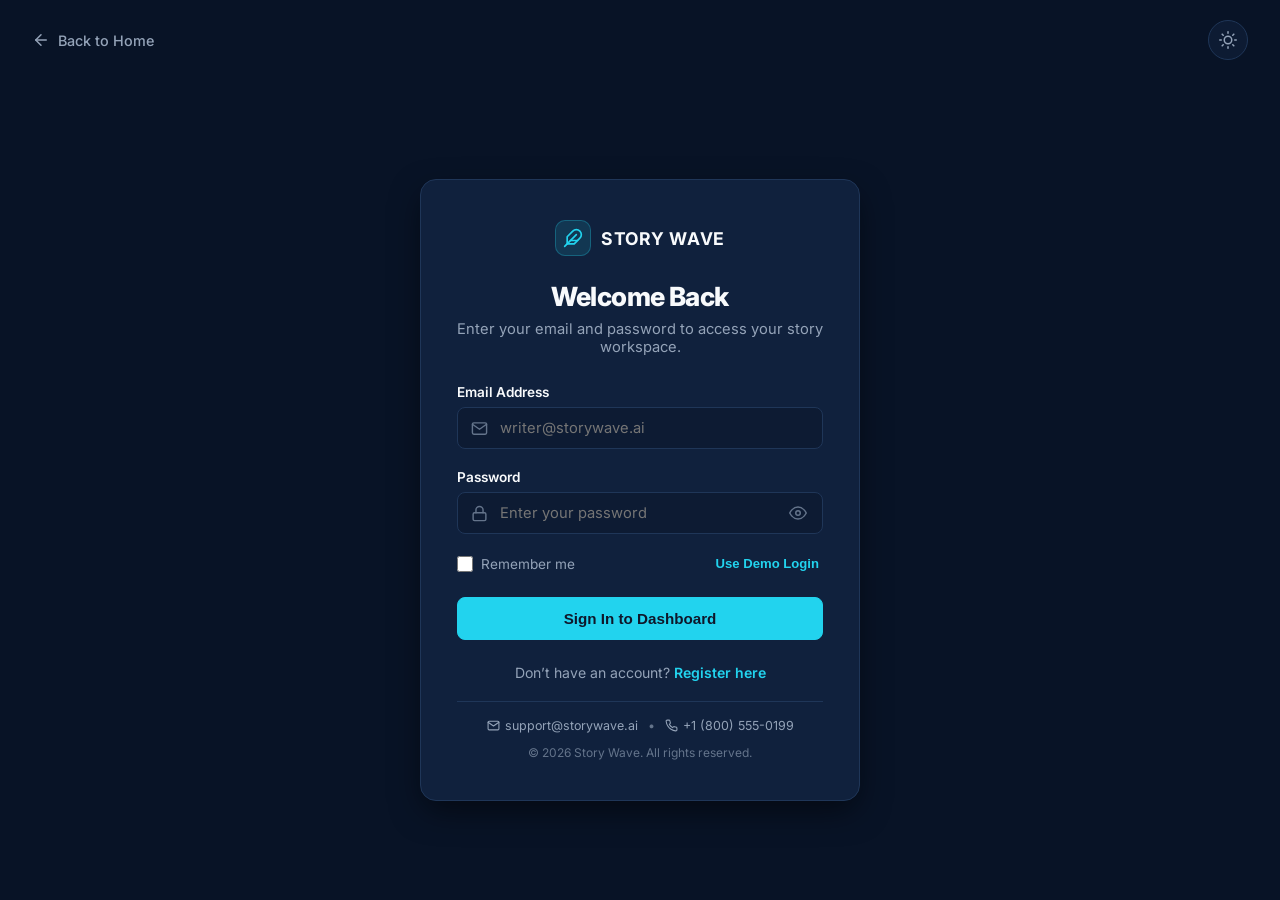
<file: Frontend/login.html>
<!DOCTYPE html>
<html lang="en" class="dark">
<head>
  <meta charset="UTF-8" />
  <meta name="viewport" content="width=device-width, initial-scale=1.0, maximum-scale=5.0" />
  <title>Sign In — Story Wave</title>
  <meta name="description" content="Sign in to your Story Wave account to access your novel drafts, worldbuilding lore, and continuity audit tools." />
  <meta name="theme-color" content="#081326" />
  <link rel="icon" type="image/svg+xml" href="favicon.svg" />
  <!-- Google Fonts Inter -->
  <link rel="preconnect" href="https://fonts.googleapis.com" />
  <link rel="preconnect" href="https://fonts.gstatic.com" crossorigin />
  <link href="https://fonts.googleapis.com/css2?family=Inter:wght@400;500;600;700;800&display=swap" rel="stylesheet" />
  <!-- Login Stylesheet -->
  <link rel="stylesheet" href="login.css" />
</head>
<body>

  <!-- Top bar with Back to Home and Theme Toggle -->
  <header class="auth-top-bar">
    <a href="overview.html" class="back-link" title="Return to Overview">
      <!-- Arrow Left SVG -->
      <svg width="18" height="18" viewBox="0 0 24 24" fill="none" stroke="currentColor" stroke-width="2" stroke-linecap="round" stroke-linejoin="round">
        <line x1="19" y1="12" x2="5" y2="12"></line>
        <polyline points="12 19 5 12 12 5"></polyline>
      </svg>
      <span>Back to Home</span>
    </a>

    <!-- Theme Toggle Button -->
    <button id="themeToggleBtn" class="theme-toggle-btn" aria-label="Toggle Theme" title="Toggle Theme">
      <!-- Sun Icon -->
      <svg id="themeSunIcon" width="18" height="18" viewBox="0 0 24 24" fill="none" stroke="currentColor" stroke-width="2" stroke-linecap="round" stroke-linejoin="round">
        <circle cx="12" cy="12" r="5"></circle>
        <line x1="12" y1="1" x2="12" y2="3"></line>
        <line x1="12" y1="21" x2="12" y2="23"></line>
        <line x1="4.22" y1="4.22" x2="5.64" y2="5.64"></line>
        <line x1="18.36" y1="18.36" x2="19.78" y2="19.78"></line>
        <line x1="1" y1="12" x2="3" y2="12"></line>
        <line x1="21" y1="12" x2="23" y2="12"></line>
        <line x1="4.22" y1="19.78" x2="5.64" y2="18.36"></line>
        <line x1="18.36" y1="5.64" x2="19.78" y2="4.22"></line>
      </svg>
      <!-- Moon Icon -->
      <svg id="themeMoonIcon" width="18" height="18" viewBox="0 0 24 24" fill="none" stroke="currentColor" stroke-width="2" stroke-linecap="round" stroke-linejoin="round" style="display: none;">
        <path d="M21 12.79A9 9 0 1 1 11.21 3 7 7 0 0 0 21 12.79z"></path>
      </svg>
    </button>
  </header>

  <!-- Centered Login Card -->
  <main class="auth-wrapper">
    <div class="auth-card">
      <!-- Clickable Story Wave Logo -->
      <a href="overview.html" class="auth-brand" aria-label="Story Wave Home">
        <div class="brand-icon">
          <svg width="20" height="20" viewBox="0 0 24 24" fill="none" stroke="currentColor" stroke-width="2" stroke-linecap="round" stroke-linejoin="round">
            <path d="M20.24 12.24a6 6 0 0 0-8.49-8.49L5 10.5V19h8.5z"></path>
            <line x1="16" y1="8" x2="2" y2="22"></line>
            <line x1="17.5" y1="15" x2="9" y2="15"></line>
          </svg>
        </div>
        <span class="brand-title">STORY WAVE</span>
      </a>

      <!-- Headings -->
      <h1 class="auth-heading" id="authHeading">Welcome Back</h1>
      <p class="auth-subheading" id="authSubheading">Enter your email and password to access your story workspace.</p>

      <!-- Alert Notification -->
      <div id="loginAlertBox" class="alert-box alert-danger" role="alert" aria-live="polite"></div>

      <!-- Login Form -->
      <form id="loginForm" novalidate>
        <!-- Email Input -->
        <div class="form-group">
          <label for="emailInput" class="form-label">Email Address</label>
          <div class="input-container">
            <span class="input-icon">
              <!-- Mail SVG -->
              <svg width="17" height="17" viewBox="0 0 24 24" fill="none" stroke="currentColor" stroke-width="2" stroke-linecap="round" stroke-linejoin="round">
                <path d="M4 4h16c1.1 0 2 .9 2 2v12c0 1.1-.9 2-2 2H4c-1.1 0-2-.9-2-2V6c0-1.1.9-2 2-2z"></path>
                <polyline points="22,6 12,13 2,6"></polyline>
              </svg>
            </span>
            <input type="email" id="emailInput" class="form-input" placeholder="writer@storywave.ai" autocomplete="email" required />
          </div>
        </div>

        <!-- Password Input -->
        <div class="form-group">
          <label for="passwordInput" class="form-label">Password</label>
          <div class="input-container">
            <span class="input-icon">
              <!-- Lock SVG -->
              <svg width="17" height="17" viewBox="0 0 24 24" fill="none" stroke="currentColor" stroke-width="2" stroke-linecap="round" stroke-linejoin="round">
                <rect x="3" y="11" width="18" height="11" rx="2" ry="2"></rect>
                <path d="M7 11V7a5 5 0 0 1 10 0v4"></path>
              </svg>
            </span>
            <input type="password" id="passwordInput" class="form-input" placeholder="Enter your password" autocomplete="current-password" required />
            <button type="button" id="togglePasswordBtn" class="password-toggle-btn" aria-label="Toggle password visibility" title="Show/Hide Password">
              <!-- Eye SVG -->
              <svg id="eyeIcon" width="18" height="18" viewBox="0 0 24 24" fill="none" stroke="currentColor" stroke-width="2" stroke-linecap="round" stroke-linejoin="round">
                <path d="M1 12s4-8 11-8 11 8 11 8-4 8-11 8-11-8-11-8z"></path>
                <circle cx="12" cy="12" r="3"></circle>
              </svg>
              <!-- Eye Off SVG -->
              <svg id="eyeOffIcon" width="18" height="18" viewBox="0 0 24 24" fill="none" stroke="currentColor" stroke-width="2" stroke-linecap="round" stroke-linejoin="round" style="display: none;">
                <path d="M17.94 17.94A10.07 10.07 0 0 1 12 20c-7 0-11-8-11-8a18.45 18.45 0 0 1 5.06-5.94M9.9 4.24A9.12 9.12 0 0 1 12 4c7 0 11 8 11 8a18.5 18.5 0 0 1-2.16 3.19m-6.72-1.07a3 3 0 1 1-4.24-4.24"></path>
                <line x1="1" y1="1" x2="23" y2="23"></line>
              </svg>
            </button>
          </div>
        </div>

        <!-- Remember Me Checkbox & Quick Demo Fill -->
        <div class="form-row-split">
          <label class="checkbox-label">
            <input type="checkbox" id="rememberMeInput" class="checkbox-input" />
            <span>Remember me</span>
          </label>
          <button type="button" id="fillDemoCredentialsBtn" class="btn-text-link" title="Fill demo author account">
            Use Demo Login
          </button>
        </div>

        <!-- Submit Button -->
        <button type="submit" id="loginSubmitBtn" class="btn-submit">
          <span>Sign In to Dashboard</span>
        </button>
      </form>

      <!-- Step 2: Two-Step Verification Form (Initially Hidden) -->
      <form id="otpForm" novalidate style="display: none;">
        <div style="text-align: center; margin-bottom: 20px;">
          <div class="otp-shield-icon">
            <svg width="24" height="24" viewBox="0 0 24 24" fill="none" stroke="currentColor" stroke-width="2" stroke-linecap="round" stroke-linejoin="round">
              <path d="M12 22s8-4 8-10V5l-8-3-8 3v7c0 6 8 10 8 10z"></path>
              <polyline points="9 12 11 14 15 10"></polyline>
            </svg>
          </div>
          <div style="font-size: 0.85rem; color: var(--text-secondary); margin-top: 6px;">
            Security Checkpoint
          </div>
        </div>

        <div class="form-group">
          <label for="otpInput" class="form-label" style="text-align: center; display: block;">Enter 6-Digit Verification Code</label>
          <div class="input-container">
            <input
              type="text"
              id="otpInput"
              class="form-input otp-code-input"
              placeholder="123456"
              maxlength="6"
              inputmode="numeric"
              autocomplete="one-time-code"
              required
            />
          </div>
          <p class="form-helper" style="margin-top: 8px; font-size: 0.8rem; color: var(--text-muted); text-align: center;">
            Demo Verification Code: <strong id="fillDemoOtpBtn" style="color: var(--accent); letter-spacing: 0.05em; cursor: pointer; text-decoration: underline;" title="Click to fill 123456">123456</strong>
          </p>
        </div>

        <button type="submit" id="otpSubmitBtn" class="btn-submit">
          <span>Verify & Enter Studio</span>
        </button>

        <div style="text-align: center; margin-top: 14px;">
          <button type="button" id="backToLoginBtn" class="btn-text-link" style="color: var(--text-muted); font-size: 0.84rem; cursor: pointer; background: none; border: none;">
            ← Back to Sign In
          </button>
        </div>
      </form>

      <!-- Footer navigation inside card -->
      <div class="auth-card-footer">
        Don’t have an account? <a href="register.html">Register here</a>
      </div>

      <!-- Clickable Support Contact Links -->
      <div class="auth-contact-footer">
        <a href="mailto:support@storywave.ai" class="auth-contact-link" title="Email Support">
          <svg width="13" height="13" viewBox="0 0 24 24" fill="none" stroke="currentColor" stroke-width="2" stroke-linecap="round" stroke-linejoin="round">
            <path d="M4 4h16c1.1 0 2 .9 2 2v12c0 1.1-.9 2-2 2H4c-1.1 0-2-.9-2-2V6c0-1.1.9-2 2-2z"></path>
            <polyline points="22,6 12,13 2,6"></polyline>
          </svg>
          <span>support@storywave.ai</span>
        </a>
        <span>•</span>
        <a href="tel:+18005550199" class="auth-contact-link" title="Call Support">
          <svg width="13" height="13" viewBox="0 0 24 24" fill="none" stroke="currentColor" stroke-width="2" stroke-linecap="round" stroke-linejoin="round">
            <path d="M22 16.92v3a2 2 0 0 1-2.18 2 19.79 19.79 0 0 1-8.63-3.07 19.5 19.5 0 0 1-6-6 19.79 19.79 0 0 1-3.07-8.67A2 2 0 0 1 4.11 2h3a2 2 0 0 1 2 1.72 12.84 12.84 0 0 0 .7 2.81 2 2 0 0 1-.45 2.11L8.09 9.91a16 16 0 0 0 6 6l1.27-1.27a2 2 0 0 1 2.11-.45 12.84 12.84 0 0 0 2.81.7A2 2 0 0 1 22 16.92z"></path>
          </svg>
          <span>+1 (800) 555-0199</span>
        </a>
      </div>

      <div class="auth-copyright">
        &copy; <span id="copyrightYear">2026</span> Story Wave. All rights reserved.
      </div>
    </div>
  </main>

  <!-- Connect Login Vanilla JavaScript -->
  <script src="login.js?v=7.0"></script>
</body>
</html>
</file>
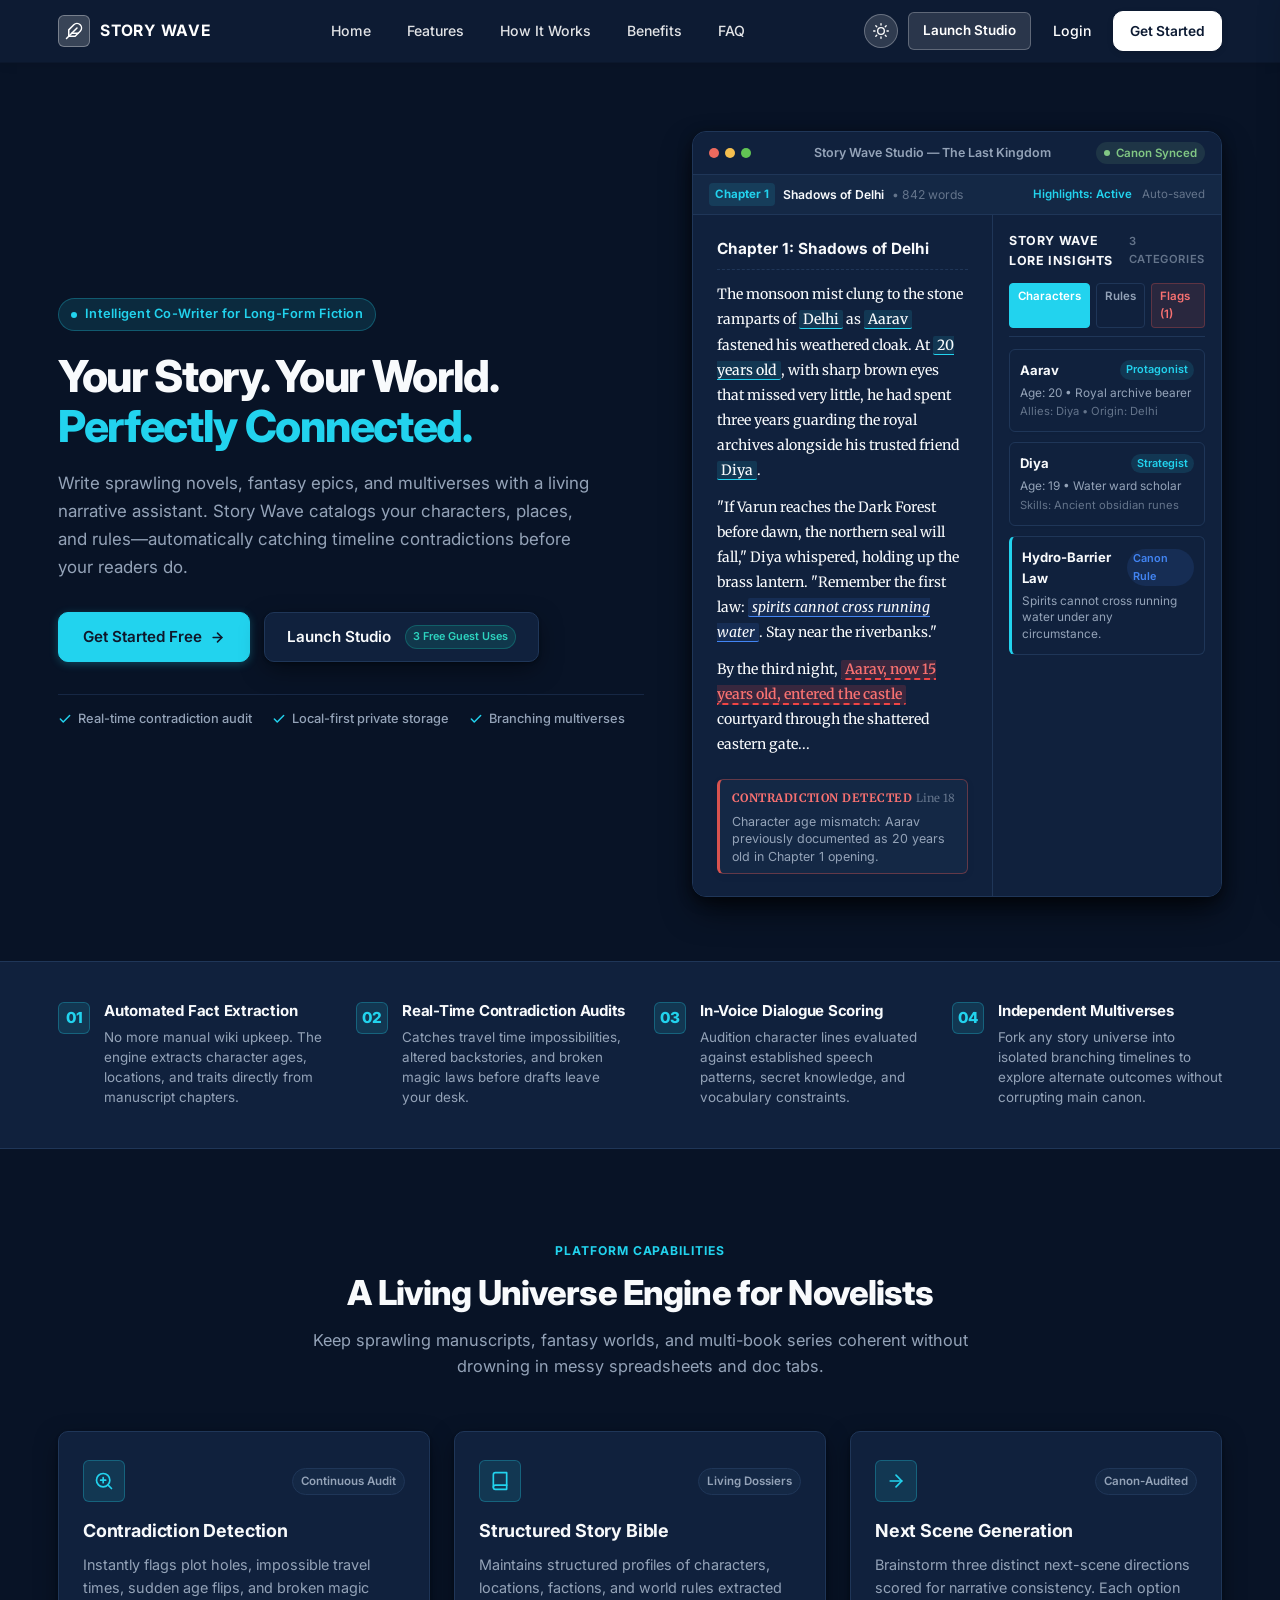
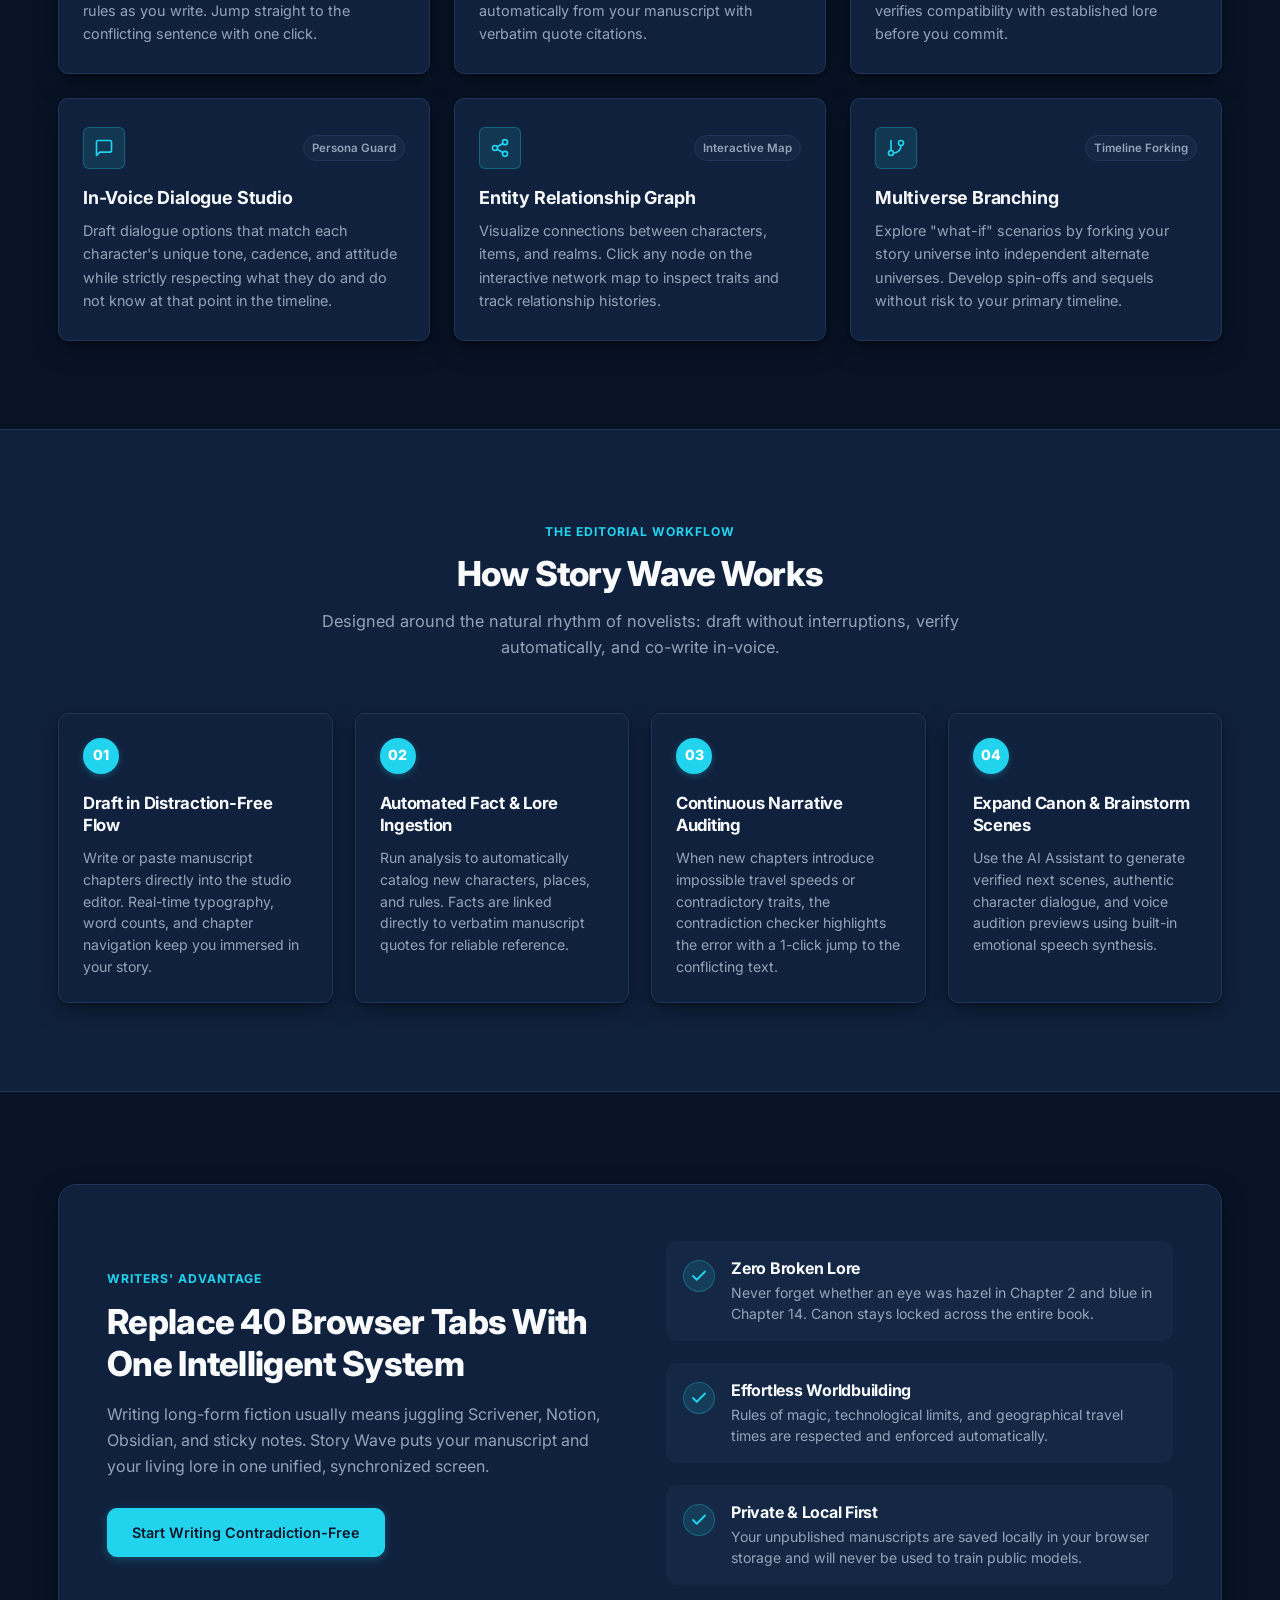
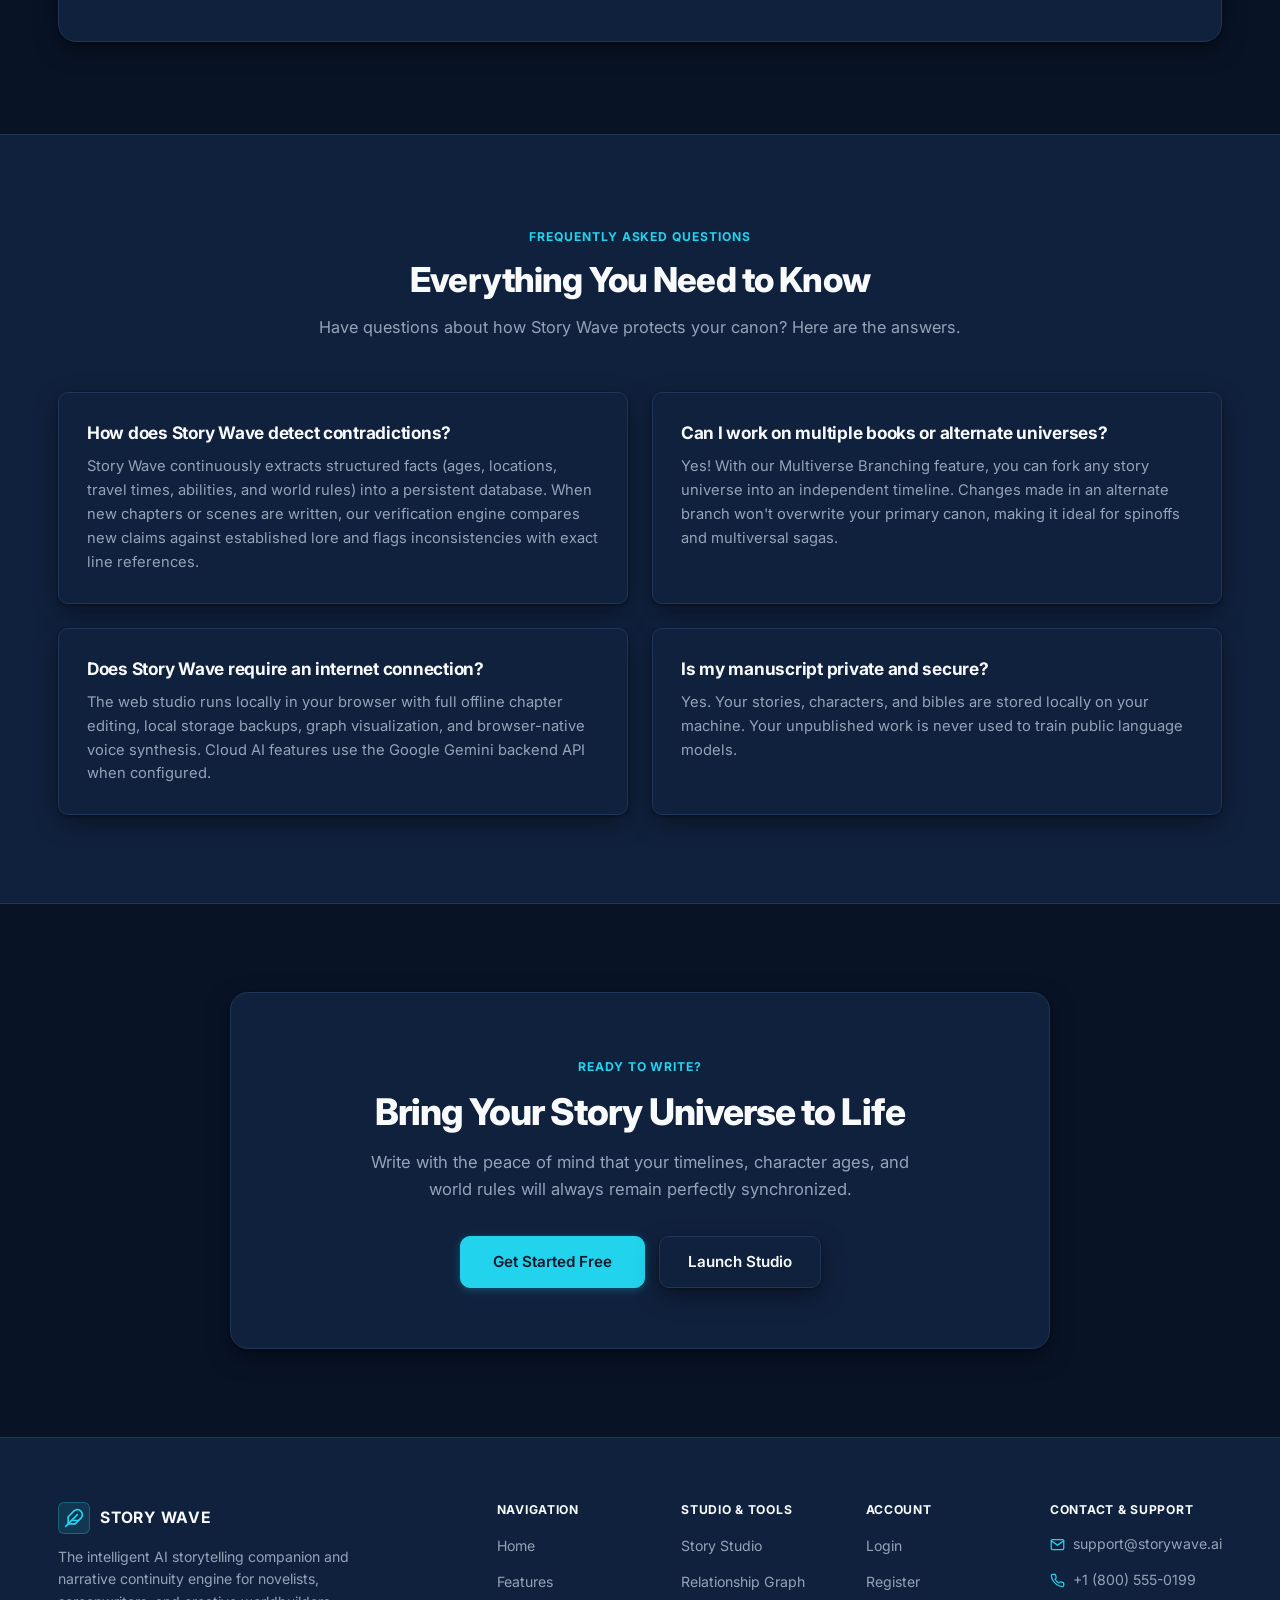
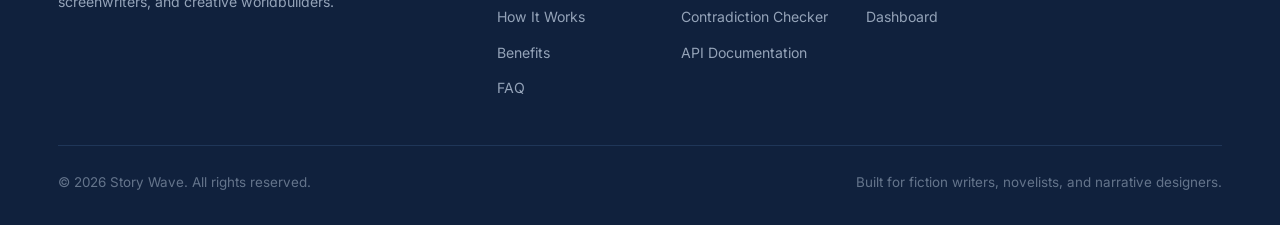
<file: Frontend/overview.html>
<!DOCTYPE html>
<html lang="en" class="dark">
<head>
  <meta charset="UTF-8" />
  <meta name="viewport" content="width=device-width, initial-scale=1.0, maximum-scale=5.0" />
  <title>Story Wave — AI Narrative Co-Writer & Story Continuity Studio</title>
  <meta name="description" content="Story Wave is an intelligent AI narrative co-writer and consistency assistant for novelists, fiction writers, and worldbuilders. Track story bibles, detect contradictions, and brainstorm branches." />
  <meta name="keywords" content="story wave, story bible, AI fiction writing, narrative continuity, contradiction detection, character voice, multiverse fiction" />
  <meta name="author" content="Story Wave" />
  <meta name="theme-color" content="#081326" />
  <link rel="icon" type="image/svg+xml" href="favicon.svg" />
  <!-- Google Fonts Inter and Merriweather -->
  <link rel="preconnect" href="https://fonts.googleapis.com" />
  <link rel="preconnect" href="https://fonts.gstatic.com" crossorigin />
  <link href="https://fonts.googleapis.com/css2?family=Inter:wght@400;500;600;700&family=Merriweather:ital,wght@0,400;0,700;1,400&display=swap" rel="stylesheet" />
  <!-- Overview Custom Stylesheet -->
  <link rel="stylesheet" href="overview.css" />
</head>
<body>

  <!-- Mobile Drawer Overlay -->
  <div id="mobileDrawerOverlay" class="mobile-drawer-overlay" aria-hidden="true"></div>

  <!-- Mobile Navigation Drawer -->
  <aside id="mobileDrawer" class="mobile-drawer" aria-label="Mobile Navigation Drawer">
    <div class="mobile-drawer-header">
      <a href="overview.html" class="brand-logo" aria-label="Story Wave Home">
        <div class="brand-icon">
          <svg width="20" height="20" viewBox="0 0 24 24" fill="none" stroke="currentColor" stroke-width="2" stroke-linecap="round" stroke-linejoin="round">
            <path d="M20.24 12.24a6 6 0 0 0-8.49-8.49L5 10.5V19h8.5z"></path>
            <line x1="16" y1="8" x2="2" y2="22"></line>
            <line x1="17.5" y1="15" x2="9" y2="15"></line>
          </svg>
        </div>
        <span class="brand-name">STORY WAVE</span>
      </a>
      <button id="closeMobileDrawerBtn" class="mobile-drawer-close" aria-label="Close Mobile Menu">✕</button>
    </div>

    <nav class="mobile-drawer-nav">
      <ul class="mobile-drawer-links">
        <li><a href="#home" class="mobile-drawer-link">Home</a></li>
        <li><a href="#features" class="mobile-drawer-link">Features</a></li>
        <li><a href="#how-it-works" class="mobile-drawer-link">How It Works</a></li>
        <li><a href="#faq" class="mobile-drawer-link">FAQ</a></li>
        <li><a href="index.html" class="mobile-drawer-link highlight-link">Open Story Studio</a></li>
      </ul>

      <div class="mobile-drawer-actions">
        <a href="login.html" class="btn btn-secondary w-full" id="mobileDrawerLoginBtn">Login</a>
        <a href="register.html" class="btn btn-primary w-full" id="mobileDrawerRegisterBtn">Get Started Free</a>
      </div>

      <div class="mobile-drawer-contact">
        <div class="mobile-contact-title">Contact & Support</div>
        <a href="mailto:support@storywave.ai" class="mobile-contact-item">
          <svg width="15" height="15" viewBox="0 0 24 24" fill="none" stroke="currentColor" stroke-width="2" stroke-linecap="round" stroke-linejoin="round">
            <path d="M4 4h16c1.1 0 2 .9 2 2v12c0 1.1-.9 2-2 2H4c-1.1 0-2-.9-2-2V6c0-1.1.9-2 2-2z"></path>
            <polyline points="22,6 12,13 2,6"></polyline>
          </svg>
          <span>support@storywave.ai</span>
        </a>
        <a href="tel:+18005550199" class="mobile-contact-item">
          <svg width="15" height="15" viewBox="0 0 24 24" fill="none" stroke="currentColor" stroke-width="2" stroke-linecap="round" stroke-linejoin="round">
            <path d="M22 16.92v3a2 2 0 0 1-2.18 2 19.79 19.79 0 0 1-8.63-3.07 19.5 19.5 0 0 1-6-6 19.79 19.79 0 0 1-3.07-8.67A2 2 0 0 1 4.11 2h3a2 2 0 0 1 2 1.72 12.84 12.84 0 0 0 .7 2.81 2 2 0 0 1-.45 2.11L8.09 9.91a16 16 0 0 0 6 6l1.27-1.27a2 2 0 0 1 2.11-.45 12.84 12.84 0 0 0 2.81.7A2 2 0 0 1 22 16.92z"></path>
          </svg>
          <span>+1 (800) 555-0199</span>
        </a>
      </div>
    </nav>
  </aside>

  <!-- Navigation Bar: Slim, Elegant, Production-Grade -->
  <header class="navbar">
    <div class="container nav-content">
      <!-- Left: Story Wave Brand Logo -->
      <a href="overview.html" class="brand-logo" aria-label="Story Wave Home">
        <div class="brand-icon">
          <!-- Feather Outline SVG Icon -->
          <svg width="18" height="18" viewBox="0 0 24 24" fill="none" stroke="currentColor" stroke-width="2" stroke-linecap="round" stroke-linejoin="round">
            <path d="M20.24 12.24a6 6 0 0 0-8.49-8.49L5 10.5V19h8.5z"></path>
            <line x1="16" y1="8" x2="2" y2="22"></line>
            <line x1="17.5" y1="15" x2="9" y2="15"></line>
          </svg>
        </div>
        <span class="brand-name">STORY WAVE</span>
      </a>

      <!-- Center: Navigation Links -->
      <nav class="nav-center" aria-label="Main Navigation">
        <ul class="nav-links" id="navLinks">
          <li><a href="#home" class="nav-link">Home</a></li>
          <li><a href="#features" class="nav-link">Features</a></li>
          <li><a href="#how-it-works" class="nav-link">How It Works</a></li>
          <li><a href="#benefits" class="nav-link">Benefits</a></li>
          <li><a href="#faq" class="nav-link">FAQ</a></li>
        </ul>
      </nav>

      <!-- Right: Actions (Theme Toggle, Studio, User Account) -->
      <div class="nav-actions">
        <!-- Theme Toggle Button -->
        <button id="themeToggleBtn" class="theme-toggle-btn" aria-label="Toggle Light and Dark Theme" title="Toggle Theme">
          <!-- Sun Icon (shown in dark mode) -->
          <svg id="themeSunIcon" width="16" height="16" viewBox="0 0 24 24" fill="none" stroke="currentColor" stroke-width="2" stroke-linecap="round" stroke-linejoin="round">
            <circle cx="12" cy="12" r="5"></circle>
            <line x1="12" y1="1" x2="12" y2="3"></line>
            <line x1="12" y1="21" x2="12" y2="23"></line>
            <line x1="4.22" y1="4.22" x2="5.64" y2="5.64"></line>
            <line x1="18.36" y1="18.36" x2="19.78" y2="19.78"></line>
            <line x1="1" y1="12" x2="3" y2="12"></line>
            <line x1="21" y1="12" x2="23" y2="12"></line>
            <line x1="4.22" y1="19.78" x2="5.64" y2="18.36"></line>
            <line x1="18.36" y1="5.64" x2="19.78" y2="4.22"></line>
          </svg>
          <!-- Moon Icon (shown in light mode) -->
          <svg id="themeMoonIcon" class="hidden" width="16" height="16" viewBox="0 0 24 24" fill="none" stroke="currentColor" stroke-width="2" stroke-linecap="round" stroke-linejoin="round" style="display: none;">
            <path d="M21 12.79A9 9 0 1 1 11.21 3 7 7 0 0 0 21 12.79z"></path>
          </svg>
        </button>

        <a href="index.html" class="btn btn-nav-secondary hidden-sm-down" id="navStudioBtn">Launch Studio</a>
        <a href="login.html" class="btn btn-link" id="navLoginBtn">Login</a>
        <a href="register.html" class="btn btn-primary" id="navRegisterBtn">Get Started</a>

        <!-- Mobile Menu Toggle Button -->
        <button id="mobileMenuBtn" class="mobile-menu-btn" aria-label="Toggle Mobile Navigation" aria-expanded="false" aria-controls="mobileDrawer">
          <svg id="mobileMenuHamburgerIcon" width="20" height="20" viewBox="0 0 24 24" fill="none" stroke="currentColor" stroke-width="2" stroke-linecap="round" stroke-linejoin="round">
            <line x1="3" y1="12" x2="21" y2="12"></line>
            <line x1="3" y1="6" x2="21" y2="6"></line>
            <line x1="3" y1="18" x2="21" y2="18"></line>
          </svg>
        </button>
      </div>
    </div>
  </header>

  <!-- Hero Section: Clean Two-Column Editorial SaaS Layout -->
  <section class="hero-section" id="home">
    <div class="container hero-container">
      <!-- Left Column: Copy, Value Prop & CTAs -->
      <div class="hero-content">
        <div class="hero-eyebrow">
          <span class="eyebrow-bullet"></span>
          <span>Intelligent Co-Writer for Long-Form Fiction</span>
        </div>

        <h1 class="hero-heading">
          Your Story. Your World.<br />
          <span class="heading-highlight">Perfectly Connected.</span>
        </h1>

        <p class="hero-subtitle">
          Write sprawling novels, fantasy epics, and multiverses with a living narrative assistant. Story Wave catalogs your characters, places, and rules—automatically catching timeline contradictions before your readers do.
        </p>

        <div class="hero-actions">
          <a href="register.html" class="btn btn-primary btn-hero-primary">
            <span>Get Started Free</span>
            <svg width="15" height="15" viewBox="0 0 24 24" fill="none" stroke="currentColor" stroke-width="2.5" stroke-linecap="round" stroke-linejoin="round">
              <line x1="5" y1="12" x2="19" y2="12"></line>
              <polyline points="12 5 19 12 12 19"></polyline>
            </svg>
          </a>
          <a href="index.html" class="btn btn-secondary btn-hero-secondary" title="Launch Story Studio with 3 free guest preview actions">
            <span>Launch Studio</span>
            <span style="font-size: 0.68rem; padding: 2px 7px; border-radius: 9999px; background: rgba(20, 184, 166, 0.15); color: #2dd4bf; border: 1px solid rgba(20, 184, 166, 0.3); margin-left: 6px;">3 Free Guest Uses</span>
          </a>
        </div>

        <!-- Trust & Value Signals -->
        <div class="hero-meta-row">
          <div class="hero-meta-item">
            <svg width="14" height="14" viewBox="0 0 24 24" fill="none" stroke="currentColor" stroke-width="2.5" stroke-linecap="round" stroke-linejoin="round">
              <polyline points="20 6 9 17 4 12"></polyline>
            </svg>
            <span>Real-time contradiction audit</span>
          </div>
          <div class="hero-meta-item">
            <svg width="14" height="14" viewBox="0 0 24 24" fill="none" stroke="currentColor" stroke-width="2.5" stroke-linecap="round" stroke-linejoin="round">
              <polyline points="20 6 9 17 4 12"></polyline>
            </svg>
            <span>Local-first private storage</span>
          </div>
          <div class="hero-meta-item">
            <svg width="14" height="14" viewBox="0 0 24 24" fill="none" stroke="currentColor" stroke-width="2.5" stroke-linecap="round" stroke-linejoin="round">
              <polyline points="20 6 9 17 4 12"></polyline>
            </svg>
            <span>Branching multiverses</span>
          </div>
        </div>
      </div>

      <!-- Right Column: Realistic Software Interface Preview -->
      <div class="hero-visual">
        <div class="studio-app-window">
          <!-- Window Title Bar -->
          <div class="studio-titlebar">
            <div class="studio-window-controls">
              <span class="win-btn win-close"></span>
              <span class="win-btn win-min"></span>
              <span class="win-btn win-max"></span>
            </div>
            <div class="studio-window-title">
              <span>Story Wave Studio — The Last Kingdom</span>
            </div>
            <div class="studio-window-status">
              <span class="status-indicator-dot"></span>
              <span>Canon Synced</span>
            </div>
          </div>

          <!-- Studio Secondary Action Bar -->
          <div class="studio-subbar">
            <div class="studio-subbar-left">
              <span class="studio-chapter-badge">Chapter 1</span>
              <span class="studio-subbar-title">Shadows of Delhi</span>
              <span class="studio-subbar-meta">• 842 words</span>
            </div>
            <div class="studio-subbar-right">
              <span class="studio-tag-active">Highlights: Active</span>
              <span class="studio-save-state">Auto-saved</span>
            </div>
          </div>

          <!-- Studio Main Body (Manuscript Editor + Living Story Bible) -->
          <div class="studio-workspace">
            <!-- Left Side: Editorial Manuscript Editor -->
            <div class="studio-editor-pane">
              <div class="studio-chapter-header">Chapter 1: Shadows of Delhi</div>
              <div class="studio-prose">
                <p>
                  The monsoon mist clung to the stone ramparts of <span class="studio-fact-entity" title="Location: Delhi">Delhi</span> as <span class="studio-fact-entity" title="Character: Aarav">Aarav</span> fastened his weathered cloak. At <span class="studio-fact-entity" title="Fact: Age 20">20 years old</span>, with sharp brown eyes that missed very little, he had spent three years guarding the royal archives alongside his trusted friend <span class="studio-fact-entity" title="Character: Diya">Diya</span>.
                </p>
                <p>
                  "If Varun reaches the Dark Forest before dawn, the northern seal will fall," Diya whispered, holding up the brass lantern. "Remember the first law: <span class="studio-fact-rule" title="World Rule">spirits cannot cross running water</span>. Stay near the riverbanks."
                </p>
                <p>
                  By the third night, <span class="studio-fact-conflict" title="Contradiction Flag">Aarav, now 15 years old, entered the castle</span> courtyard through the shattered eastern gate...
                </p>

                <!-- Floating Inline Contradiction Pill -->
                <div class="studio-conflict-callout">
                  <div class="conflict-callout-header">
                    <span class="conflict-warning-badge">Contradiction Detected</span>
                    <span class="conflict-line-no">Line 18</span>
                  </div>
                  <p class="conflict-callout-text">
                    Character age mismatch: Aarav previously documented as 20 years old in Chapter 1 opening.
                  </p>
                </div>
              </div>
            </div>

            <!-- Right Side: Living Story Insights Sidebar -->
            <div class="studio-sidebar-pane">
              <div class="studio-sidebar-header">
                <span>Story Wave Lore Insights</span>
                <span class="studio-tab-count">3 Categories</span>
              </div>

              <!-- Sidebar Mini Tab Ribbon -->
              <div class="studio-sidebar-tabs">
                <span class="tab-chip active">Characters</span>
                <span class="tab-chip">Rules</span>
                <span class="tab-chip warning">Flags (1)</span>
              </div>

              <!-- Structured Knowledge Cards -->
              <div class="studio-cards-list">
                <!-- Character 1 -->
                <div class="studio-entity-card">
                  <div class="entity-card-top">
                    <span class="entity-name">Aarav</span>
                    <span class="entity-role">Protagonist</span>
                  </div>
                  <div class="entity-meta">Age: 20 • Royal archive bearer</div>
                  <div class="entity-connection">Allies: Diya • Origin: Delhi</div>
                </div>

                <!-- Character 2 -->
                <div class="studio-entity-card">
                  <div class="entity-card-top">
                    <span class="entity-name">Diya</span>
                    <span class="entity-role">Strategist</span>
                  </div>
                  <div class="entity-meta">Age: 19 • Water ward scholar</div>
                  <div class="entity-connection">Skills: Ancient obsidian runes</div>
                </div>

                <!-- World Rule -->
                <div class="studio-entity-card rule-card">
                  <div class="entity-card-top">
                    <span class="entity-name">Hydro-Barrier Law</span>
                    <span class="entity-pill-rule">Canon Rule</span>
                  </div>
                  <div class="entity-meta">Spirits cannot cross running water under any circumstance.</div>
                </div>
              </div>
            </div>
          </div>
        </div>
      </div>
    </div>
  </section>

  <!-- Editorial Value Strip: What Story Wave Replaces -->
  <section class="value-strip-section">
    <div class="container">
      <div class="value-strip-grid">
        <div class="value-item">
          <div class="value-num">01</div>
          <div class="value-content">
            <h4 class="value-title">Automated Fact Extraction</h4>
            <p class="value-desc">No more manual wiki upkeep. The engine extracts character ages, locations, and traits directly from manuscript chapters.</p>
          </div>
        </div>
        <div class="value-item">
          <div class="value-num">02</div>
          <div class="value-content">
            <h4 class="value-title">Real-Time Contradiction Audits</h4>
            <p class="value-desc">Catches travel time impossibilities, altered backstories, and broken magic laws before drafts leave your desk.</p>
          </div>
        </div>
        <div class="value-item">
          <div class="value-num">03</div>
          <div class="value-content">
            <h4 class="value-title">In-Voice Dialogue Scoring</h4>
            <p class="value-desc">Audition character lines evaluated against established speech patterns, secret knowledge, and vocabulary constraints.</p>
          </div>
        </div>
        <div class="value-item">
          <div class="value-num">04</div>
          <div class="value-content">
            <h4 class="value-title">Independent Multiverses</h4>
            <p class="value-desc">Fork any story universe into isolated branching timelines to explore alternate outcomes without corrupting main canon.</p>
          </div>
        </div>
      </div>
    </div>
  </section>

  <!-- Product Features Section: Engineered for Fiction -->
  <section class="features-section" id="features">
    <div class="container">
      <div class="section-header">
        <div class="section-eyebrow">Platform Capabilities</div>
        <h2 class="section-title">A Living Universe Engine for Novelists</h2>
        <p class="section-subtitle">
          Keep sprawling manuscripts, fantasy worlds, and multi-book series coherent without drowning in messy spreadsheets and doc tabs.
        </p>
      </div>

      <div class="features-grid">
        <!-- Feature 1: Continuous Contradiction Detection -->
        <article class="feature-card">
          <div class="feature-header">
            <div class="feature-icon">
              <svg width="20" height="20" viewBox="0 0 24 24" fill="none" stroke="currentColor" stroke-width="2" stroke-linecap="round" stroke-linejoin="round">
                <circle cx="11" cy="11" r="8"></circle>
                <line x1="21" y1="21" x2="16.65" y2="16.65"></line>
                <line x1="11" y1="8" x2="11" y2="14"></line>
                <line x1="8" y1="11" x2="14" y2="11"></line>
              </svg>
            </div>
            <span class="feature-badge">Continuous Audit</span>
          </div>
          <h3 class="feature-title">Contradiction Detection</h3>
          <p class="feature-desc">
            Instantly flags plot holes, impossible travel times, sudden age flips, and broken magic rules as you write. Jump straight to the conflicting sentence with one click.
          </p>
        </article>

        <!-- Feature 2: Structured Story Bible -->
        <article class="feature-card">
          <div class="feature-header">
            <div class="feature-icon">
              <svg width="20" height="20" viewBox="0 0 24 24" fill="none" stroke="currentColor" stroke-width="2" stroke-linecap="round" stroke-linejoin="round">
                <path d="M4 19.5A2.5 2.5 0 0 1 6.5 17H20"></path>
                <path d="M6.5 2H20v20H6.5A2.5 2.5 0 0 1 4 19.5v-15A2.5 2.5 0 0 1 6.5 2z"></path>
              </svg>
            </div>
            <span class="feature-badge">Living Dossiers</span>
          </div>
          <h3 class="feature-title">Structured Story Bible</h3>
          <p class="feature-desc">
            Maintains structured profiles of characters, locations, factions, and world rules extracted automatically from your manuscript with verbatim quote citations.
          </p>
        </article>

        <!-- Feature 3: Next Scene Suggestions -->
        <article class="feature-card">
          <div class="feature-header">
            <div class="feature-icon">
              <svg width="20" height="20" viewBox="0 0 24 24" fill="none" stroke="currentColor" stroke-width="2" stroke-linecap="round" stroke-linejoin="round">
                <line x1="5" y1="12" x2="19" y2="12"></line>
                <polyline points="12 5 19 12 12 19"></polyline>
              </svg>
            </div>
            <span class="feature-badge">Canon-Audited</span>
          </div>
          <h3 class="feature-title">Next Scene Generation</h3>
          <p class="feature-desc">
            Brainstorm three distinct next-scene directions scored for narrative consistency. Each option verifies compatibility with established lore before you commit.
          </p>
        </article>

        <!-- Feature 4: Character Dialogue Generator -->
        <article class="feature-card">
          <div class="feature-header">
            <div class="feature-icon">
              <svg width="20" height="20" viewBox="0 0 24 24" fill="none" stroke="currentColor" stroke-width="2" stroke-linecap="round" stroke-linejoin="round">
                <path d="M21 15a2 2 0 0 1-2 2H7l-4 4V5a2 2 0 0 1 2-2h14a2 2 0 0 1 2 2z"></path>
              </svg>
            </div>
            <span class="feature-badge">Persona Guard</span>
          </div>
          <h3 class="feature-title">In-Voice Dialogue Studio</h3>
          <p class="feature-desc">
            Draft dialogue options that match each character's unique tone, cadence, and attitude while strictly respecting what they do and do not know at that point in the timeline.
          </p>
        </article>

        <!-- Feature 5: Story Relationship Graph -->
        <article class="feature-card">
          <div class="feature-header">
            <div class="feature-icon">
              <svg width="20" height="20" viewBox="0 0 24 24" fill="none" stroke="currentColor" stroke-width="2" stroke-linecap="round" stroke-linejoin="round">
                <circle cx="18" cy="5" r="3"></circle>
                <circle cx="6" cy="12" r="3"></circle>
                <circle cx="18" cy="19" r="3"></circle>
                <line x1="8.59" y1="13.51" x2="15.42" y2="17.49"></line>
                <line x1="15.41" y1="6.51" x2="8.59" y2="10.49"></line>
              </svg>
            </div>
            <span class="feature-badge">Interactive Map</span>
          </div>
          <h3 class="feature-title">Entity Relationship Graph</h3>
          <p class="feature-desc">
            Visualize connections between characters, items, and realms. Click any node on the interactive network map to inspect traits and track relationship histories.
          </p>
        </article>

        <!-- Feature 6: Multiverse Branches -->
        <article class="feature-card">
          <div class="feature-header">
            <div class="feature-icon">
              <svg width="20" height="20" viewBox="0 0 24 24" fill="none" stroke="currentColor" stroke-width="2" stroke-linecap="round" stroke-linejoin="round">
                <line x1="6" y1="3" x2="6" y2="15"></line>
                <circle cx="18" cy="6" r="3"></circle>
                <circle cx="6" cy="18" r="3"></circle>
                <path d="M18 9a9 9 0 0 1-9 9"></path>
              </svg>
            </div>
            <span class="feature-badge">Timeline Forking</span>
          </div>
          <h3 class="feature-title">Multiverse Branching</h3>
          <p class="feature-desc">
            Explore "what-if" scenarios by forking your story universe into independent alternate universes. Develop spin-offs and sequels without risk to your primary timeline.
          </p>
        </article>
      </div>
    </div>
  </section>

  <!-- How It Works Section: 3-Stage Editorial Progression -->
  <section class="how-it-works-section" id="how-it-works">
    <div class="container">
      <div class="section-header">
        <div class="section-eyebrow">The Editorial Workflow</div>
        <h2 class="section-title">How Story Wave Works</h2>
        <p class="section-subtitle">
          Designed around the natural rhythm of novelists: draft without interruptions, verify automatically, and co-write in-voice.
        </p>
      </div>

      <div class="workflow-steps">
        <!-- Step 1 -->
        <div class="workflow-step-card">
          <div class="step-num-badge">01</div>
          <div class="step-body">
            <h3 class="step-heading">Draft in Distraction-Free Flow</h3>
            <p class="step-text">
              Write or paste manuscript chapters directly into the studio editor. Real-time typography, word counts, and chapter navigation keep you immersed in your story.
            </p>
          </div>
        </div>

        <!-- Step 2 -->
        <div class="workflow-step-card">
          <div class="step-num-badge">02</div>
          <div class="step-body">
            <h3 class="step-heading">Automated Fact & Lore Ingestion</h3>
            <p class="step-text">
              Run analysis to automatically catalog new characters, places, and rules. Facts are linked directly to verbatim manuscript quotes for reliable reference.
            </p>
          </div>
        </div>

        <!-- Step 3 -->
        <div class="workflow-step-card">
          <div class="step-num-badge">03</div>
          <div class="step-body">
            <h3 class="step-heading">Continuous Narrative Auditing</h3>
            <p class="step-text">
              When new chapters introduce impossible travel speeds or contradictory traits, the contradiction checker highlights the error with a 1-click jump to the conflicting text.
            </p>
          </div>
        </div>

        <!-- Step 4 -->
        <div class="workflow-step-card">
          <div class="step-num-badge">04</div>
          <div class="step-body">
            <h3 class="step-heading">Expand Canon & Brainstorm Scenes</h3>
            <p class="step-text">
              Use the AI Assistant to generate verified next scenes, authentic character dialogue, and voice audition previews using built-in emotional speech synthesis.
            </p>
          </div>
        </div>
      </div>
    </div>
  </section>

  <!-- Benefits Section: Tangible Value for Writers -->
  <section class="benefits-section" id="benefits">
    <div class="container">
      <div class="benefits-panel">
        <div class="benefits-left">
          <div class="section-eyebrow">Writers' Advantage</div>
          <h2 class="benefits-title">Replace 40 Browser Tabs With One Intelligent System</h2>
          <p class="benefits-desc">
            Writing long-form fiction usually means juggling Scrivener, Notion, Obsidian, and sticky notes. Story Wave puts your manuscript and your living lore in one unified, synchronized screen.
          </p>
          <div class="benefits-cta">
            <a href="register.html" class="btn btn-primary">Start Writing Contradiction-Free</a>
          </div>
        </div>

        <div class="benefits-right">
          <div class="benefit-item">
            <div class="benefit-icon">
              <svg width="18" height="18" viewBox="0 0 24 24" fill="none" stroke="currentColor" stroke-width="2.5" stroke-linecap="round" stroke-linejoin="round">
                <polyline points="20 6 9 17 4 12"></polyline>
              </svg>
            </div>
            <div>
              <h4 class="benefit-name">Zero Broken Lore</h4>
              <p class="benefit-sub">Never forget whether an eye was hazel in Chapter 2 and blue in Chapter 14. Canon stays locked across the entire book.</p>
            </div>
          </div>

          <div class="benefit-item">
            <div class="benefit-icon">
              <svg width="18" height="18" viewBox="0 0 24 24" fill="none" stroke="currentColor" stroke-width="2.5" stroke-linecap="round" stroke-linejoin="round">
                <polyline points="20 6 9 17 4 12"></polyline>
              </svg>
            </div>
            <div>
              <h4 class="benefit-name">Effortless Worldbuilding</h4>
              <p class="benefit-sub">Rules of magic, technological limits, and geographical travel times are respected and enforced automatically.</p>
            </div>
          </div>

          <div class="benefit-item">
            <div class="benefit-icon">
              <svg width="18" height="18" viewBox="0 0 24 24" fill="none" stroke="currentColor" stroke-width="2.5" stroke-linecap="round" stroke-linejoin="round">
                <polyline points="20 6 9 17 4 12"></polyline>
              </svg>
            </div>
            <div>
              <h4 class="benefit-name">Private & Local First</h4>
              <p class="benefit-sub">Your unpublished manuscripts are saved locally in your browser storage and will never be used to train public models.</p>
            </div>
          </div>
        </div>
      </div>
    </div>
  </section>

  <!-- FAQ Section: Clean Editorial Accordion / Grid -->
  <section class="faq-section" id="faq">
    <div class="container">
      <div class="section-header">
        <div class="section-eyebrow">Frequently Asked Questions</div>
        <h2 class="section-title">Everything You Need to Know</h2>
        <p class="section-subtitle">
          Have questions about how Story Wave protects your canon? Here are the answers.
        </p>
      </div>

      <div class="faq-grid">
        <div class="faq-item">
          <h3 class="faq-question">How does Story Wave detect contradictions?</h3>
          <p class="faq-answer">
            Story Wave continuously extracts structured facts (ages, locations, travel times, abilities, and world rules) into a persistent database. When new chapters or scenes are written, our verification engine compares new claims against established lore and flags inconsistencies with exact line references.
          </p>
        </div>

        <div class="faq-item">
          <h3 class="faq-question">Can I work on multiple books or alternate universes?</h3>
          <p class="faq-answer">
            Yes! With our Multiverse Branching feature, you can fork any story universe into an independent timeline. Changes made in an alternate branch won't overwrite your primary canon, making it ideal for spinoffs and multiversal sagas.
          </p>
        </div>

        <div class="faq-item">
          <h3 class="faq-question">Does Story Wave require an internet connection?</h3>
          <p class="faq-answer">
            The web studio runs locally in your browser with full offline chapter editing, local storage backups, graph visualization, and browser-native voice synthesis. Cloud AI features use the Google Gemini backend API when configured.
          </p>
        </div>

        <div class="faq-item">
          <h3 class="faq-question">Is my manuscript private and secure?</h3>
          <p class="faq-answer">
            Yes. Your stories, characters, and bibles are stored locally on your machine. Your unpublished work is never used to train public language models.
          </p>
        </div>
      </div>
    </div>
  </section>

  <!-- Final CTA Section: Clean, Authoritative, Minimal -->
  <section class="final-cta-section">
    <div class="container">
      <div class="cta-box">
        <div class="section-eyebrow" style="color: var(--accent);">Ready to Write?</div>
        <h2 class="cta-heading">Bring Your Story Universe to Life</h2>
        <p class="cta-subtitle">
          Write with the peace of mind that your timelines, character ages, and world rules will always remain perfectly synchronized.
        </p>
        <div class="cta-btn-group">
          <a href="register.html" class="btn btn-primary" style="padding: 13px 32px; font-size: 0.95rem;">Get Started Free</a>
          <a href="index.html" class="btn btn-secondary" style="padding: 13px 28px; font-size: 0.95rem;">Launch Studio</a>
        </div>
      </div>
    </div>
  </section>

  <!-- Footer: Structured, Clean, Production-Grade -->
  <footer class="footer">
    <div class="container">
      <div class="footer-top">
        <div class="footer-brand">
          <!-- Clickable Logo -->
          <a href="overview.html" class="brand-logo" aria-label="Story Wave Home">
            <div class="brand-icon">
              <svg width="20" height="20" viewBox="0 0 24 24" fill="none" stroke="currentColor" stroke-width="2" stroke-linecap="round" stroke-linejoin="round">
                <path d="M20.24 12.24a6 6 0 0 0-8.49-8.49L5 10.5V19h8.5z"></path>
                <line x1="16" y1="8" x2="2" y2="22"></line>
                <line x1="17.5" y1="15" x2="9" y2="15"></line>
              </svg>
            </div>
            <span class="brand-name">STORY WAVE</span>
          </a>
          <p class="footer-tagline">
            The intelligent AI storytelling companion and narrative continuity engine for novelists, screenwriters, and creative worldbuilders.
          </p>
        </div>

        <div class="footer-links-group">
          <div>
            <h4 class="footer-column-title">Navigation</h4>
            <ul class="footer-links-list">
              <li><a href="#home" class="footer-link">Home</a></li>
              <li><a href="#features" class="footer-link">Features</a></li>
              <li><a href="#how-it-works" class="footer-link">How It Works</a></li>
              <li><a href="#benefits" class="footer-link">Benefits</a></li>
              <li><a href="#faq" class="footer-link">FAQ</a></li>
            </ul>
          </div>

          <div>
            <h4 class="footer-column-title">Studio & Tools</h4>
            <ul class="footer-links-list">
              <li><a href="index.html" class="footer-link">Story Studio</a></li>
              <li><a href="index.html" class="footer-link">Relationship Graph</a></li>
              <li><a href="index.html" class="footer-link">Contradiction Checker</a></li>
              <li><a href="http://localhost:8000/docs" class="footer-link" target="_blank" rel="noopener">API Documentation</a></li>
            </ul>
          </div>

          <div>
            <h4 class="footer-column-title">Account</h4>
            <ul class="footer-links-list">
              <li><a href="login.html" class="footer-link">Login</a></li>
              <li><a href="register.html" class="footer-link">Register</a></li>
              <li><a href="index.html" class="footer-link" id="footerDashboardLink">Dashboard</a></li>
            </ul>
          </div>

          <div>
            <h4 class="footer-column-title">Contact & Support</h4>
            <ul class="footer-links-list">
              <li>
                <!-- Clickable Email -->
                <a href="mailto:support@storywave.ai" class="footer-link contact-icon-link" title="Email Story Wave Support">
                  <svg width="15" height="15" viewBox="0 0 24 24" fill="none" stroke="currentColor" stroke-width="2" stroke-linecap="round" stroke-linejoin="round">
                    <path d="M4 4h16c1.1 0 2 .9 2 2v12c0 1.1-.9 2-2 2H4c-1.1 0-2-.9-2-2V6c0-1.1.9-2 2-2z"></path>
                    <polyline points="22,6 12,13 2,6"></polyline>
                  </svg>
                  <span>support@storywave.ai</span>
                </a>
              </li>
              <li>
                <!-- Clickable Phone Number -->
                <a href="tel:+18005550199" class="footer-link contact-icon-link" title="Call Story Wave Support">
                  <svg width="15" height="15" viewBox="0 0 24 24" fill="none" stroke="currentColor" stroke-width="2" stroke-linecap="round" stroke-linejoin="round">
                    <path d="M22 16.92v3a2 2 0 0 1-2.18 2 19.79 19.79 0 0 1-8.63-3.07 19.5 19.5 0 0 1-6-6 19.79 19.79 0 0 1-3.07-8.67A2 2 0 0 1 4.11 2h3a2 2 0 0 1 2 1.72 12.84 12.84 0 0 0 .7 2.81 2 2 0 0 1-.45 2.11L8.09 9.91a16 16 0 0 0 6 6l1.27-1.27a2 2 0 0 1 2.11-.45 12.84 12.84 0 0 0 2.81.7A2 2 0 0 1 22 16.92z"></path>
                  </svg>
                  <span>+1 (800) 555-0199</span>
                </a>
              </li>
            </ul>
          </div>
        </div>
      </div>

      <div class="footer-bottom">
        <div>&copy; <span id="copyrightYear">2026</span> Story Wave. All rights reserved.</div>
        <div>Built for fiction writers, novelists, and narrative designers.</div>
      </div>
    </div>
  </footer>

  <!-- Connect Overview Vanilla JavaScript -->
  <script src="overview.js"></script>
</body>
</html>
</file>
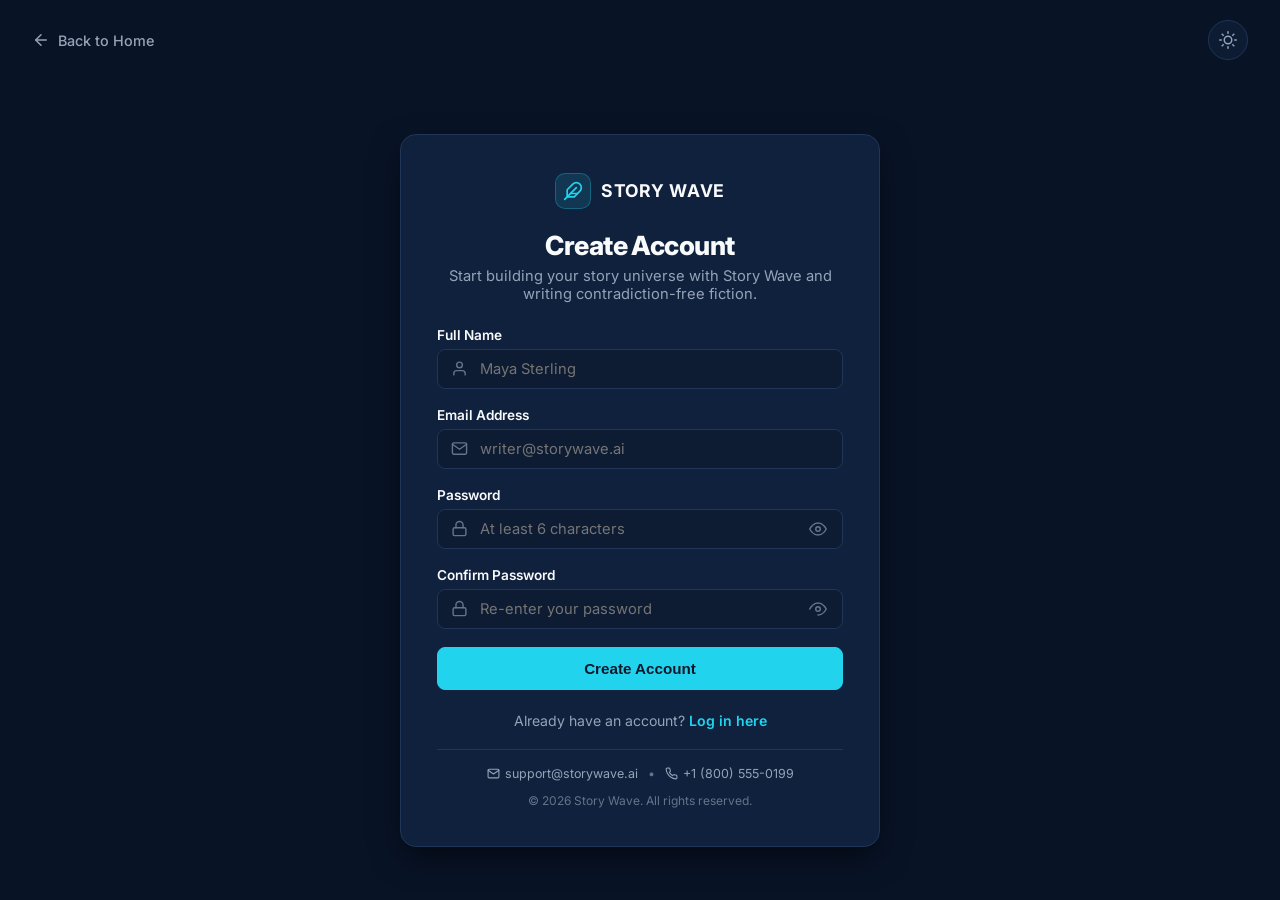
<file: Frontend/register.html>
<!DOCTYPE html>
<html lang="en" class="dark">
<head>
  <meta charset="UTF-8" />
  <meta name="viewport" content="width=device-width, initial-scale=1.0, maximum-scale=5.0" />
  <title>Create Your Account — Story Wave</title>
  <meta name="description" content="Create your free Story Wave account to write fiction, track story continuity, and prevent plot holes across chapters." />
  <meta name="theme-color" content="#081326" />
  <link rel="icon" type="image/svg+xml" href="favicon.svg" />
  <!-- Google Fonts Inter -->
  <link rel="preconnect" href="https://fonts.googleapis.com" />
  <link rel="preconnect" href="https://fonts.gstatic.com" crossorigin />
  <link href="https://fonts.googleapis.com/css2?family=Inter:wght@400;500;600;700;800&display=swap" rel="stylesheet" />
  <!-- Register Stylesheet -->
  <link rel="stylesheet" href="register.css" />
</head>
<body>

  <!-- Top bar with Back to Home and Theme Toggle -->
  <header class="auth-top-bar">
    <a href="overview.html" class="back-link" title="Return to Overview">
      <svg width="18" height="18" viewBox="0 0 24 24" fill="none" stroke="currentColor" stroke-width="2" stroke-linecap="round" stroke-linejoin="round">
        <line x1="19" y1="12" x2="5" y2="12"></line>
        <polyline points="12 19 5 12 12 5"></polyline>
      </svg>
      <span>Back to Home</span>
    </a>

    <!-- Theme Toggle Button -->
    <button id="themeToggleBtn" class="theme-toggle-btn" aria-label="Toggle Theme" title="Toggle Theme">
      <!-- Sun Icon -->
      <svg id="themeSunIcon" width="18" height="18" viewBox="0 0 24 24" fill="none" stroke="currentColor" stroke-width="2" stroke-linecap="round" stroke-linejoin="round">
        <circle cx="12" cy="12" r="5"></circle>
        <line x1="12" y1="1" x2="12" y2="3"></line>
        <line x1="12" y1="21" x2="12" y2="23"></line>
        <line x1="4.22" y1="4.22" x2="5.64" y2="5.64"></line>
        <line x1="18.36" y1="18.36" x2="19.78" y2="19.78"></line>
        <line x1="1" y1="12" x2="3" y2="12"></line>
        <line x1="21" y1="12" x2="23" y2="12"></line>
        <line x1="4.22" y1="19.78" x2="5.64" y2="18.36"></line>
        <line x1="18.36" y1="5.64" x2="19.78" y2="4.22"></line>
      </svg>
      <!-- Moon Icon -->
      <svg id="themeMoonIcon" width="18" height="18" viewBox="0 0 24 24" fill="none" stroke="currentColor" stroke-width="2" stroke-linecap="round" stroke-linejoin="round" style="display: none;">
        <path d="M21 12.79A9 9 0 1 1 11.21 3 7 7 0 0 0 21 12.79z"></path>
      </svg>
    </button>
  </header>

  <!-- Centered Register Card -->
  <main class="auth-wrapper">
    <div class="auth-card">
      <!-- Clickable Story Wave Logo -->
      <a href="overview.html" class="auth-brand" aria-label="Story Wave Home">
        <div class="brand-icon">
          <svg width="20" height="20" viewBox="0 0 24 24" fill="none" stroke="currentColor" stroke-width="2" stroke-linecap="round" stroke-linejoin="round">
            <path d="M20.24 12.24a6 6 0 0 0-8.49-8.49L5 10.5V19h8.5z"></path>
            <line x1="16" y1="8" x2="2" y2="22"></line>
            <line x1="17.5" y1="15" x2="9" y2="15"></line>
          </svg>
        </div>
        <span class="brand-title">STORY WAVE</span>
      </a>

      <!-- Headings -->
      <h1 class="auth-heading">Create Account</h1>
      <p class="auth-subheading">Start building your story universe with Story Wave and writing contradiction-free fiction.</p>

      <!-- Alert Notification -->
      <div id="registerAlertBox" class="alert-box alert-danger" role="alert" aria-live="polite"></div>

      <!-- Register Form -->
      <form id="registerForm" novalidate>
        <!-- Full Name -->
        <div class="form-group">
          <label for="fullNameInput" class="form-label">Full Name</label>
          <div class="input-container">
            <span class="input-icon">
              <!-- User SVG -->
              <svg width="17" height="17" viewBox="0 0 24 24" fill="none" stroke="currentColor" stroke-width="2" stroke-linecap="round" stroke-linejoin="round">
                <path d="M20 21v-2a4 4 0 0 0-4-4H8a4 4 0 0 0-4 4v2"></path>
                <circle cx="12" cy="7" r="4"></circle>
              </svg>
            </span>
            <input type="text" id="fullNameInput" class="form-input" placeholder="Maya Sterling" autocomplete="name" required />
          </div>
        </div>

        <!-- Email -->
        <div class="form-group">
          <label for="registerEmailInput" class="form-label">Email Address</label>
          <div class="input-container">
            <span class="input-icon">
              <!-- Mail SVG -->
              <svg width="17" height="17" viewBox="0 0 24 24" fill="none" stroke="currentColor" stroke-width="2" stroke-linecap="round" stroke-linejoin="round">
                <path d="M4 4h16c1.1 0 2 .9 2 2v12c0 1.1-.9 2-2 2H4c-1.1 0-2-.9-2-2V6c0-1.1.9-2 2-2z"></path>
                <polyline points="22,6 12,13 2,6"></polyline>
              </svg>
            </span>
            <input type="email" id="registerEmailInput" class="form-input" placeholder="writer@storywave.ai" autocomplete="email" required />
          </div>
        </div>

        <!-- Password -->
        <div class="form-group">
          <label for="registerPasswordInput" class="form-label">Password</label>
          <div class="input-container">
            <span class="input-icon">
              <!-- Lock SVG -->
              <svg width="17" height="17" viewBox="0 0 24 24" fill="none" stroke="currentColor" stroke-width="2" stroke-linecap="round" stroke-linejoin="round">
                <rect x="3" y="11" width="18" height="11" rx="2" ry="2"></rect>
                <path d="M7 11V7a5 5 0 0 1 10 0v4"></path>
              </svg>
            </span>
            <input type="password" id="registerPasswordInput" class="form-input" placeholder="At least 6 characters" autocomplete="new-password" required />
            <button type="button" id="toggleRegisterPasswordBtn" class="password-toggle-btn" aria-label="Toggle password visibility" title="Show/Hide Password">
              <svg id="regEyeIcon" width="18" height="18" viewBox="0 0 24 24" fill="none" stroke="currentColor" stroke-width="2" stroke-linecap="round" stroke-linejoin="round">
                <path d="M1 12s4-8 11-8 11 8 11 8-4 8-11 8-11-8-11-8z"></path>
                <circle cx="12" cy="12" r="3"></circle>
              </svg>
              <svg id="regEyeOffIcon" width="18" height="18" viewBox="0 0 24 24" fill="none" stroke="currentColor" stroke-width="2" stroke-linecap="round" stroke-linejoin="round" style="display: none;">
                <path d="M17.94 17.94A10.07 10.07 0 0 1 12 20c-7 0-11-8-11-8a18.45 18.45 0 0 1 5.06-5.94M9.9 4.24A9.12 9.12 0 0 1 12 4c7 0 11 8 11 8a18.5 18.5 0 0 1-2.16 3.19m-6.72-1.07a3 3 0 1 1-4.24-4.24"></path>
                <line x1="1" y1="1" x2="23" y2="23"></line>
              </svg>
            </button>
          </div>
        </div>

        <!-- Confirm Password -->
        <div class="form-group">
          <label for="confirmPasswordInput" class="form-label">Confirm Password</label>
          <div class="input-container">
            <span class="input-icon">
              <svg width="17" height="17" viewBox="0 0 24 24" fill="none" stroke="currentColor" stroke-width="2" stroke-linecap="round" stroke-linejoin="round">
                <rect x="3" y="11" width="18" height="11" rx="2" ry="2"></rect>
                <path d="M7 11V7a5 5 0 0 1 10 0v4"></path>
              </svg>
            </span>
            <input type="password" id="confirmPasswordInput" class="form-input" placeholder="Re-enter your password" autocomplete="new-password" required />
            <button type="button" id="toggleConfirmPasswordBtn" class="password-toggle-btn" aria-label="Toggle confirm password visibility" title="Show/Hide Password">
              <svg id="confirmEyeIcon" width="18" height="18" viewBox="0 0 24 24" fill="none" stroke="currentColor" stroke-width="2" stroke-linecap="round" stroke-linejoin="round">
                <path d="M1 12s4-8 11-8 11 8 11 8-4 8-11 8-11-8z"></path>
                <circle cx="12" cy="12" r="3"></circle>
              </svg>
              <svg id="confirmEyeOffIcon" width="18" height="18" viewBox="0 0 24 24" fill="none" stroke="currentColor" stroke-width="2" stroke-linecap="round" stroke-linejoin="round" style="display: none;">
                <path d="M17.94 17.94A10.07 10.07 0 0 1 12 20c-7 0-11-8-11-8a18.45 18.45 0 0 1 5.06-5.94M9.9 4.24A9.12 9.12 0 0 1 12 4c7 0 11 8 11 8a18.5 18.5 0 0 1-2.16 3.19m-6.72-1.07a3 3 0 1 1-4.24-4.24"></path>
                <line x1="1" y1="1" x2="23" y2="23"></line>
              </svg>
            </button>
          </div>
        </div>

        <!-- Submit Button -->
        <button type="submit" id="registerSubmitBtn" class="btn-submit">
          <span>Create Account</span>
        </button>
      </form>

      <!-- Footer navigation inside card -->
      <div class="auth-card-footer">
        Already have an account? <a href="login.html">Log in here</a>
      </div>

      <!-- Clickable Support Contact Links -->
      <div class="auth-contact-footer">
        <a href="mailto:support@storywave.ai" class="auth-contact-link" title="Email Support">
          <svg width="13" height="13" viewBox="0 0 24 24" fill="none" stroke="currentColor" stroke-width="2" stroke-linecap="round" stroke-linejoin="round">
            <path d="M4 4h16c1.1 0 2 .9 2 2v12c0 1.1-.9 2-2 2H4c-1.1 0-2-.9-2-2V6c0-1.1.9-2 2-2z"></path>
            <polyline points="22,6 12,13 2,6"></polyline>
          </svg>
          <span>support@storywave.ai</span>
        </a>
        <span>•</span>
        <a href="tel:+18005550199" class="auth-contact-link" title="Call Support">
          <svg width="13" height="13" viewBox="0 0 24 24" fill="none" stroke="currentColor" stroke-width="2" stroke-linecap="round" stroke-linejoin="round">
            <path d="M22 16.92v3a2 2 0 0 1-2.18 2 19.79 19.79 0 0 1-8.63-3.07 19.5 19.5 0 0 1-6-6 19.79 19.79 0 0 1-3.07-8.67A2 2 0 0 1 4.11 2h3a2 2 0 0 1 2 1.72 12.84 12.84 0 0 0 .7 2.81 2 2 0 0 1-.45 2.11L8.09 9.91a16 16 0 0 0 6 6l1.27-1.27a2 2 0 0 1 2.11-.45 12.84 12.84 0 0 0 2.81.7A2 2 0 0 1 22 16.92z"></path>
          </svg>
          <span>+1 (800) 555-0199</span>
        </a>
      </div>

      <div class="auth-copyright">
        &copy; <span id="copyrightYear">2026</span> Story Wave. All rights reserved.
      </div>
    </div>
  </main>

  <!-- Connect Register Vanilla JavaScript -->
  <script src="register.js?v=7.0"></script>
</body>
</html>
</file>
<file: Frontend/login.css>
/* Login page stylesheet using Navy + Cyan palette */
:root {
  --bg-primary: #E2E8F0;
  --bg-surface: #FFFFFF;
  --bg-surface-secondary: #F1F5F9;
  --text-primary: #0F172A;
  --text-secondary: #475569;
  --text-muted: #64748B;
  --border-color: #CBD5E1;
  --accent: #0891B2;
  --accent-hover: #0284C7;
  --accent-soft: rgba(8, 145, 178, 0.10);
  --accent-border: rgba(8, 145, 178, 0.28);
  --input-bg: #FFFFFF;
  --card-shadow: 0 10px 30px -4px rgba(15, 23, 42, 0.08);
  --danger: #F43F5E;
  --danger-soft: rgba(244, 63, 94, 0.12);
  --success: #22C55E;
  --success-soft: rgba(34, 197, 94, 0.14);
}

/* Dark theme overrides for Login page (Midnight Navy + Cyan) */
html.dark {
  --bg-primary: #081326;
  --bg-surface: #10213D;
  --bg-surface-secondary: #0D1B33;
  --text-primary: #F8FAFC;
  --text-secondary: #94A3B8;
  --text-muted: #64748B;
  --border-color: #1F3658;
  --accent: #22D3EE;
  --accent-hover: #38BDF8;
  --accent-soft: rgba(34, 211, 238, 0.12);
  --accent-border: rgba(34, 211, 238, 0.28);
  --input-bg: #0D1B33;
  --card-shadow: 0 12px 32px -4px rgba(0, 0, 0, 0.55);
  --danger: #F43F5E;
  --danger-soft: rgba(244, 63, 94, 0.16);
  --success: #22C55E;
  --success-soft: rgba(34, 197, 94, 0.18);
}

/* Reset and base styles */
* {
  margin: 0;
  padding: 0;
  box-sizing: border-box;
}

html, body {
  max-width: 100%;
  overflow-x: hidden;
}

body {
  background-color: var(--bg-primary);
  color: var(--text-primary);
  font-family: 'Inter', -apple-system, BlinkMacSystemFont, sans-serif;
  min-height: 100vh;
  display: flex;
  flex-direction: column;
  transition: background-color 0.25s ease, color 0.25s ease;
  overflow-x: hidden;
}

/* Header with back link and theme toggle */
.auth-top-bar {
  display: flex;
  align-items: center;
  justify-content: space-between;
  padding: 20px 32px;
}

.back-link {
  display: inline-flex;
  align-items: center;
  gap: 8px;
  color: var(--text-secondary);
  font-size: 0.9rem;
  font-weight: 500;
  text-decoration: none;
  transition: color 0.2s ease;
}

.back-link:hover {
  color: var(--accent);
}

.theme-toggle-btn {
  background: var(--bg-surface-secondary);
  border: 1px solid var(--border-color);
  color: var(--text-secondary);
  width: 40px;
  height: 40px;
  border-radius: 50%;
  display: inline-flex;
  align-items: center;
  justify-content: center;
  cursor: pointer;
  transition: all 0.2s ease;
}

.theme-toggle-btn:hover {
  border-color: var(--accent);
  color: var(--accent);
}

/* Centered container */
.auth-wrapper {
  flex: 1;
  display: flex;
  align-items: center;
  justify-content: center;
  padding: 24px;
}

.auth-card {
  width: 100%;
  max-width: 440px;
  background-color: var(--bg-surface);
  border: 1px solid var(--border-color);
  border-radius: 16px;
  padding: 40px 36px;
  box-shadow: var(--card-shadow);
  transition: background-color 0.25s ease, border-color 0.25s ease;
}

/* Card Header */
.auth-brand {
  display: flex;
  align-items: center;
  justify-content: center;
  gap: 10px;
  margin-bottom: 24px;
  text-decoration: none;
  color: var(--text-primary);
}

.brand-icon {
  width: 36px;
  height: 36px;
  border-radius: 10px;
  background-color: var(--accent-soft);
  border: 1px solid var(--accent-border);
  display: flex;
  align-items: center;
  justify-content: center;
  color: var(--accent);
}

.brand-title {
  font-size: 1.1rem;
  font-weight: 700;
  letter-spacing: 0.04em;
}

.auth-heading {
  font-size: 1.65rem;
  font-weight: 800;
  color: var(--text-primary);
  text-align: center;
  letter-spacing: -0.02em;
  margin-bottom: 8px;
}

.auth-subheading {
  font-size: 0.92rem;
  color: var(--text-secondary);
  text-align: center;
  margin-bottom: 28px;
}

/* Form controls */
.form-group {
  margin-bottom: 20px;
}

.form-label {
  display: block;
  font-size: 0.85rem;
  font-weight: 600;
  color: var(--text-primary);
  margin-bottom: 7px;
}

.input-container {
  position: relative;
  display: flex;
  align-items: center;
}

.input-icon {
  position: absolute;
  left: 14px;
  color: var(--text-muted);
  pointer-events: none;
  display: flex;
  align-items: center;
}

.form-input {
  width: 100%;
  padding: 11px 14px 11px 42px;
  border-radius: 8px;
  border: 1px solid var(--border-color);
  background-color: var(--input-bg);
  color: var(--text-primary);
  font-size: 0.92rem;
  font-family: inherit;
  transition: border-color 0.2s ease, box-shadow 0.2s ease;
}

.form-input:focus {
  outline: none;
  border-color: var(--accent);
  box-shadow: 0 0 0 3px var(--accent-soft);
}

.password-toggle-btn {
  position: absolute;
  right: 12px;
  background: none;
  border: none;
  color: var(--text-muted);
  cursor: pointer;
  padding: 4px;
  display: flex;
  align-items: center;
  transition: color 0.2s ease;
}

.password-toggle-btn:hover {
  color: var(--text-primary);
}

/* Remember me & forgot password row */
.form-row-split {
  display: flex;
  align-items: center;
  justify-content: space-between;
  margin-bottom: 24px;
  font-size: 0.85rem;
}

.checkbox-label {
  display: flex;
  align-items: center;
  gap: 8px;
  color: var(--text-secondary);
  cursor: pointer;
}

.checkbox-input {
  accent-color: var(--accent);
  width: 16px;
  height: 16px;
  cursor: pointer;
}

/* Submit button */
.btn-submit {
  width: 100%;
  padding: 12px;
  border-radius: 8px;
  background-color: var(--accent);
  color: #0F172A;
  border: 1px solid var(--accent);
  font-size: 0.95rem;
  font-weight: 700;
  cursor: pointer;
  transition: all 0.2s ease;
  display: flex;
  align-items: center;
  justify-content: center;
  gap: 8px;
}

.btn-submit:hover {
  background-color: var(--accent-hover);
  border-color: var(--accent-hover);
}

.btn-submit:disabled {
  opacity: 0.6;
  cursor: not-allowed;
}

/* Alert messages */
.alert-box {
  padding: 10px 14px;
  border-radius: 8px;
  font-size: 0.85rem;
  margin-bottom: 18px;
  display: none;
}

.alert-danger {
  background-color: var(--danger-soft);
  color: var(--danger);
  border: 1px solid var(--danger);
}

.alert-success {
  background-color: var(--success-soft);
  color: var(--success);
  border: 1px solid var(--success);
}

.btn-text-link {
  background: none;
  border: none;
  color: var(--accent);
  font-size: 0.82rem;
  font-weight: 600;
  cursor: pointer;
  padding: 2px 4px;
  border-radius: 4px;
  transition: opacity 0.2s ease;
}

.btn-text-link:hover {
  opacity: 0.8;
  text-decoration: underline;
}

/* Footer link inside card */
.auth-card-footer {
  text-align: center;
  margin-top: 24px;
  font-size: 0.88rem;
  color: var(--text-secondary);
}

.auth-card-footer a {
  color: var(--accent);
  text-decoration: none;
  font-weight: 600;
}

.auth-card-footer a:hover {
  text-decoration: underline;
}

.auth-contact-footer {
  margin-top: 20px;
  padding-top: 16px;
  border-top: 1px solid var(--border-color);
  display: flex;
  align-items: center;
  justify-content: center;
  gap: 10px;
  font-size: 0.78rem;
  color: var(--text-muted);
  flex-wrap: wrap;
}

.auth-contact-link {
  color: var(--text-secondary);
  text-decoration: none;
  display: inline-flex;
  align-items: center;
  gap: 5px;
  transition: color 0.2s ease;
}

.auth-contact-link:hover {
  color: var(--accent);
}

.auth-copyright {
  text-align: center;
  margin-top: 12px;
  font-size: 0.75rem;
  color: var(--text-muted);
}

/* Two-step verification (2FA) styles */
.otp-shield-icon {
  width: 52px;
  height: 52px;
  border-radius: 12px;
  background-color: var(--accent-soft);
  border: 1px solid var(--accent-border);
  color: var(--accent);
  display: inline-flex;
  align-items: center;
  justify-content: center;
  margin: 0 auto 6px auto;
}

.otp-code-input {
  padding: 12px 14px;
  letter-spacing: 0.38em;
  font-size: 1.35rem;
  font-weight: 700;
  text-align: center;
  font-family: monospace, 'Inter', sans-serif;
}

.hidden {
  display: none;
}

@media (max-width: 480px) {
  .auth-top-bar {
    padding: 16px;
  }
  .auth-card {
    padding: 28px 18px;
  }
}
</file>
<file: Frontend/overview.css>
/* ==========================================================================
   Story Wave — SaaS Marketing & Overview Stylesheet
   Designed for novelists, fiction writers, and worldbuilders.
   Clean, modern, editorial-inspired design.
   ========================================================================== */

/* --------------------------------------------------------------------------
   Design Tokens & Color Identity
   -------------------------------------------------------------------------- */
:root {
  /* Navy + Cyan Palette (Story Wave Light Mode) */
  --bg-primary: #E2E8F0;
  --header-primary-bg: #0F172A;
  --header-secondary-bg: #F1F5F9;
  --bg-surface: #FFFFFF;
  --bg-surface-secondary: #F1F5F9;
  --bg-surface-elevated: #FFFFFF;
  --bg-editor-surround: #F8FAFC;
  --text-primary: #0F172A;
  --text-secondary: #475569;
  --text-muted: #64748B;
  --border-color: #CBD5E1;
  --border-subtle: #E2E8F0;
  --accent: #0891B2;
  --accent-hover: #0284C7;
  --accent-soft: rgba(8, 145, 178, 0.10);
  --accent-border: rgba(8, 145, 178, 0.28);
  --card-shadow: 0 1px 3px rgba(15, 23, 42, 0.04), 0 6px 18px -2px rgba(15, 23, 42, 0.06);
  --card-shadow-hover: 0 4px 12px rgba(15, 23, 42, 0.08), 0 14px 28px -3px rgba(15, 23, 42, 0.12);
  --radius-sm: 6px;
  --radius-md: 10px;
  --radius-lg: 14px;
  --radius-xl: 18px;
  --transition-fast: 0.18s cubic-bezier(0.16, 1, 0.3, 1);
  --transition-base: 0.25s cubic-bezier(0.16, 1, 0.3, 1);
}

/* Dark Theme Tokens (Story Wave Midnight Navy + Cyan) */
html.dark {
  --bg-primary: #081326;
  --header-primary-bg: #0D1B33;
  --header-secondary-bg: #10213D;
  --bg-surface: #10213D;
  --bg-surface-secondary: #0D1B33;
  --bg-surface-elevated: #142845;
  --bg-editor-surround: #060E1A;
  --text-primary: #F8FAFC;
  --text-secondary: #94A3B8;
  --text-muted: #64748B;
  --border-color: #1F3658;
  --border-subtle: #162744;
  --accent: #22D3EE;
  --accent-hover: #38BDF8;
  --accent-soft: rgba(34, 211, 238, 0.12);
  --accent-border: rgba(34, 211, 238, 0.28);
  --card-shadow: 0 1px 3px rgba(0, 0, 0, 0.35), 0 8px 24px -3px rgba(0, 0, 0, 0.50);
  --card-shadow-hover: 0 4px 14px rgba(0, 0, 0, 0.45), 0 16px 32px -4px rgba(0, 0, 0, 0.65);
}

/* --------------------------------------------------------------------------
   Base Reset & Typography
   -------------------------------------------------------------------------- */
*, *::before, *::after {
  margin: 0;
  padding: 0;
  box-sizing: border-box;
}

html {
  font-size: 16px;
  scroll-behavior: smooth;
  text-size-adjust: 100%;
  -webkit-text-size-adjust: 100%;
}

html, body {
  max-width: 100%;
  overflow-x: hidden;
  background-color: var(--bg-primary);
  color: var(--text-primary);
  font-family: 'Inter', -apple-system, BlinkMacSystemFont, 'Segoe UI', Roboto, Helvetica, Arial, sans-serif;
  line-height: 1.6;
  -webkit-font-smoothing: antialiased;
  -moz-osx-font-smoothing: grayscale;
  transition: background-color var(--transition-base), color var(--transition-base);
}

h1, h2, h3, h4, h5, h6 {
  color: var(--text-primary);
  line-height: 1.25;
  font-weight: 700;
  letter-spacing: -0.015em;
}

p {
  color: var(--text-secondary);
  font-size: 0.95rem;
  line-height: 1.65;
}

a {
  color: inherit;
  text-decoration: none;
}

button {
  font-family: inherit;
  border: none;
  background: none;
  cursor: pointer;
}

/* --------------------------------------------------------------------------
   Layout Containers
   -------------------------------------------------------------------------- */
.container {
  width: 100%;
  max-width: 1220px;
  margin: 0 auto;
  padding: 0 28px;
}

/* Section Header Typography */
.section-header {
  text-align: center;
  max-width: 680px;
  margin: 0 auto 52px;
}

.section-eyebrow {
  display: inline-block;
  font-size: 0.76rem;
  font-weight: 700;
  text-transform: uppercase;
  letter-spacing: 0.08em;
  color: var(--accent);
  margin-bottom: 12px;
}

.section-title {
  font-size: 2.15rem;
  font-weight: 800;
  letter-spacing: -0.025em;
  color: var(--text-primary);
  margin-bottom: 14px;
  line-height: 1.2;
}

.section-subtitle {
  font-size: 1.02rem;
  color: var(--text-secondary);
  line-height: 1.6;
}

/* --------------------------------------------------------------------------
   Buttons & Interactive Elements
   -------------------------------------------------------------------------- */
.btn {
  display: inline-flex;
  align-items: center;
  justify-content: center;
  gap: 8px;
  padding: 10px 20px;
  border-radius: var(--radius-md);
  font-size: 0.9rem;
  font-weight: 600;
  text-decoration: none;
  cursor: pointer;
  transition: all var(--transition-fast);
  border: 1px solid transparent;
  white-space: nowrap;
}

.btn:active {
  transform: translateY(1px);
}

.btn-primary {
  background-color: var(--accent);
  color: #0F172A;
  font-weight: 600;
  border-color: var(--accent);
  box-shadow: 0 2px 8px var(--accent-border);
}

.btn-primary:hover {
  background-color: var(--accent-hover);
  border-color: var(--accent-hover);
  box-shadow: 0 4px 14px var(--accent-border);
  color: #0F172A;
}

.btn-secondary {
  background-color: var(--bg-surface);
  color: var(--text-primary);
  border-color: var(--border-color);
  box-shadow: var(--card-shadow);
}

.btn-secondary:hover {
  border-color: var(--accent);
  color: var(--accent);
  background-color: var(--bg-surface-elevated);
}

.btn-link {
  color: #FFFFFF;
  padding: 8px 12px;
  background: transparent;
  border: none;
  font-weight: 500;
  font-size: 0.88rem;
}

.btn-link:hover {
  color: var(--accent);
  text-decoration: underline;
  text-underline-offset: 4px;
}

.btn-nav-secondary {
  padding: 7px 14px;
  border-radius: var(--radius-sm);
  background: rgba(255, 255, 255, 0.12);
  border: 1px solid rgba(255, 255, 255, 0.25);
  color: #FFFFFF;
  font-size: 0.84rem;
  font-weight: 600;
  text-decoration: none;
  transition: all var(--transition-fast);
}

.btn-nav-secondary:hover {
  background: rgba(255, 255, 255, 0.22);
  border-color: rgba(255, 255, 255, 0.4);
  color: #FFFFFF;
}

.w-full {
  width: 100%;
}

/* --------------------------------------------------------------------------
   Navigation Bar (Slim, Elegant, Warm Coral / Terracotta)
   -------------------------------------------------------------------------- */
.navbar {
  position: sticky;
  top: 0;
  z-index: 200;
  background-color: var(--header-primary-bg);
  border-bottom: 1px solid rgba(0, 0, 0, 0.14);
  box-shadow: 0 2px 10px rgba(0, 0, 0, 0.08);
  transition: background-color var(--transition-base);
}

.nav-content {
  display: flex;
  align-items: center;
  justify-content: space-between;
  height: 62px;
}

/* Logo Left */
.brand-logo {
  display: flex;
  align-items: center;
  gap: 10px;
  text-decoration: none;
  flex-shrink: 0;
}

.brand-icon {
  width: 32px;
  height: 32px;
  border-radius: var(--radius-sm);
  background-color: rgba(255, 255, 255, 0.18);
  border: 1px solid rgba(255, 255, 255, 0.32);
  display: flex;
  align-items: center;
  justify-content: center;
  color: #FFFFFF;
  flex-shrink: 0;
  transition: transform var(--transition-fast);
}

.brand-logo:hover .brand-icon {
  transform: rotate(-6deg) scale(1.04);
}

.brand-name {
  font-size: 0.98rem;
  font-weight: 700;
  letter-spacing: 0.05em;
  color: #FFFFFF;
}

/* Center Links */
.nav-center {
  display: flex;
  align-items: center;
}

.nav-links {
  display: flex;
  align-items: center;
  gap: 28px;
  list-style: none;
}

.nav-link {
  font-size: 0.88rem;
  font-weight: 500;
  color: rgba(255, 255, 255, 0.88);
  text-decoration: none;
  padding: 6px 4px;
  position: relative;
  transition: color var(--transition-fast);
}

.nav-link::after {
  content: '';
  position: absolute;
  bottom: 0;
  left: 0;
  width: 0;
  height: 2px;
  background-color: #FFFFFF;
  transition: width var(--transition-fast);
}

.nav-link:hover {
  color: #FFFFFF;
}

.nav-link:hover::after {
  width: 100%;
}

/* Right Actions */
.nav-actions {
  display: flex;
  align-items: center;
  gap: 10px;
  flex-shrink: 0;
}

.nav-actions .btn-primary {
  padding: 8px 16px;
  font-size: 0.86rem;
  background-color: #FFFFFF;
  color: var(--header-primary-bg);
  border-color: #FFFFFF;
  box-shadow: 0 2px 6px rgba(0, 0, 0, 0.12);
}

.nav-actions .btn-primary:hover {
  background-color: var(--accent-hover);
  border-color: var(--accent-hover);
  color: #0F172A;
}

.theme-toggle-btn {
  width: 34px;
  height: 34px;
  border-radius: 50%;
  background: rgba(255, 255, 255, 0.14);
  border: 1px solid rgba(255, 255, 255, 0.28);
  color: #FFFFFF;
  display: inline-flex;
  align-items: center;
  justify-content: center;
  cursor: pointer;
  transition: all var(--transition-fast);
}

.theme-toggle-btn:hover {
  background: rgba(255, 255, 255, 0.26);
  border-color: rgba(255, 255, 255, 0.45);
}

.mobile-menu-btn {
  display: none;
  width: 36px;
  height: 36px;
  border-radius: var(--radius-sm);
  background: rgba(255, 255, 255, 0.16);
  border: 1px solid rgba(255, 255, 255, 0.3);
  color: #FFFFFF;
  align-items: center;
  justify-content: center;
  cursor: pointer;
}

/* --------------------------------------------------------------------------
   Hero Section: Two-Column Editorial SaaS Layout
   -------------------------------------------------------------------------- */
.hero-section {
  padding: 68px 0 64px;
  background-color: var(--bg-primary);
  position: relative;
  overflow: hidden;
}

.hero-container {
  display: grid;
  grid-template-columns: 1.05fr 0.95fr;
  gap: 48px;
  align-items: center;
}

/* Left Hero Column */
.hero-content {
  display: flex;
  flex-direction: column;
  align-items: flex-start;
  text-align: left;
}

.hero-eyebrow {
  display: inline-flex;
  align-items: center;
  gap: 8px;
  padding: 5px 12px;
  border-radius: 9999px;
  background-color: var(--accent-soft);
  border: 1px solid var(--accent-border);
  color: var(--accent);
  font-size: 0.8rem;
  font-weight: 600;
  margin-bottom: 20px;
  letter-spacing: 0.02em;
}

.eyebrow-bullet {
  width: 6px;
  height: 6px;
  border-radius: 50%;
  background-color: var(--accent);
}

.hero-heading {
  font-size: 2.75rem;
  font-weight: 800;
  line-height: 1.15;
  letter-spacing: -0.03em;
  color: var(--text-primary);
  margin-bottom: 18px;
}

.heading-highlight {
  color: var(--accent);
}

.hero-subtitle {
  font-size: 1.06rem;
  line-height: 1.65;
  color: var(--text-secondary);
  margin-bottom: 30px;
  max-width: 540px;
}

.hero-actions {
  display: flex;
  align-items: center;
  gap: 14px;
  margin-bottom: 32px;
  flex-wrap: wrap;
}

.btn-hero-primary {
  padding: 12px 24px;
  font-size: 0.95rem;
  border-radius: var(--radius-md);
}

.btn-hero-secondary {
  padding: 12px 22px;
  font-size: 0.95rem;
  border-radius: var(--radius-md);
}

.hero-meta-row {
  display: flex;
  align-items: center;
  gap: 20px;
  flex-wrap: wrap;
  padding-top: 14px;
  border-top: 1px solid var(--border-subtle);
  width: 100%;
}

.hero-meta-item {
  display: inline-flex;
  align-items: center;
  gap: 6px;
  font-size: 0.8rem;
  color: var(--text-secondary);
  font-weight: 500;
}

.hero-meta-item svg {
  color: var(--accent);
  flex-shrink: 0;
}

/* --------------------------------------------------------------------------
   Hero Visual Preview: Realistic Story Studio Software Window
   -------------------------------------------------------------------------- */
.hero-visual {
  position: relative;
  width: 100%;
}

.studio-app-window {
  background-color: var(--bg-surface);
  border: 1px solid var(--border-color);
  border-radius: var(--radius-lg);
  box-shadow: var(--card-shadow-hover);
  overflow: hidden;
  display: flex;
  flex-direction: column;
  transition: border-color var(--transition-fast), box-shadow var(--transition-fast);
}

.studio-app-window:hover {
  border-color: var(--accent-border);
}

/* Window Titlebar */
.studio-titlebar {
  background-color: var(--header-secondary-bg);
  border-bottom: 1px solid var(--border-color);
  padding: 10px 16px;
  display: flex;
  align-items: center;
  justify-content: space-between;
  gap: 12px;
  user-select: none;
}

.studio-window-controls {
  display: flex;
  align-items: center;
  gap: 6px;
  width: 60px;
}

.win-btn {
  width: 10px;
  height: 10px;
  border-radius: 50%;
  display: inline-block;
}

.win-close { background-color: #ED6A5E; }
.win-min { background-color: #F5BF4F; }
.win-max { background-color: #61C554; }

.studio-window-title {
  font-size: 0.78rem;
  font-weight: 600;
  color: var(--text-secondary);
  text-align: center;
  white-space: nowrap;
  overflow: hidden;
  text-overflow: ellipsis;
  flex: 1;
}

.studio-window-status {
  display: flex;
  align-items: center;
  gap: 6px;
  font-size: 0.72rem;
  font-weight: 600;
  color: #2E7D32;
  background-color: rgba(46, 125, 50, 0.1);
  padding: 2px 8px;
  border-radius: 9999px;
  white-space: nowrap;
}

html.dark .studio-window-status {
  color: #81C784;
  background-color: rgba(129, 199, 132, 0.12);
}

.status-indicator-dot {
  width: 6px;
  height: 6px;
  border-radius: 50%;
  background-color: #2E7D32;
}

html.dark .status-indicator-dot {
  background-color: #81C784;
}

/* Studio Sub-bar */
.studio-subbar {
  background-color: var(--bg-surface-elevated);
  border-bottom: 1px solid var(--border-color);
  padding: 8px 16px;
  display: flex;
  align-items: center;
  justify-content: space-between;
  font-size: 0.76rem;
}

.studio-subbar-left {
  display: flex;
  align-items: center;
  gap: 8px;
}

.studio-chapter-badge {
  font-weight: 700;
  color: var(--accent);
  background-color: var(--accent-soft);
  padding: 2px 6px;
  border-radius: 4px;
  font-size: 0.72rem;
}

.studio-subbar-title {
  font-weight: 600;
  color: var(--text-primary);
}

.studio-subbar-meta {
  color: var(--text-muted);
}

.studio-subbar-right {
  display: flex;
  align-items: center;
  gap: 10px;
}

.studio-tag-active {
  color: var(--accent);
  font-weight: 600;
  font-size: 0.72rem;
}

.studio-save-state {
  color: var(--text-muted);
  font-size: 0.72rem;
}

/* Studio Workspace: Split 2-Pane */
.studio-workspace {
  display: grid;
  grid-template-columns: 1.25fr 0.95fr;
  min-height: 380px;
  background-color: var(--bg-surface);
}

/* Left Pane: Manuscript Prose Editor */
.studio-editor-pane {
  padding: 22px 24px;
  border-right: 1px solid var(--border-color);
  background-color: var(--bg-surface);
  position: relative;
  display: flex;
  flex-direction: column;
}

.studio-chapter-header {
  font-size: 0.96rem;
  font-weight: 700;
  color: var(--text-primary);
  margin-bottom: 12px;
  padding-bottom: 8px;
  border-bottom: 1px dashed var(--border-color);
}

.studio-prose {
  font-family: 'Merriweather', Georgia, serif;
  font-size: 0.88rem;
  line-height: 1.78;
  color: var(--text-primary);
  display: flex;
  flex-direction: column;
  gap: 12px;
}

.studio-prose p {
  color: var(--text-primary);
  font-size: 0.88rem;
  line-height: 1.78;
}

.studio-fact-entity {
  background-color: var(--accent-soft);
  border-bottom: 1.5px solid var(--accent);
  padding: 0 4px;
  border-radius: 2px;
  font-weight: 500;
}

.studio-fact-rule {
  background-color: rgba(66, 133, 244, 0.12);
  border-bottom: 1.5px solid #4285F4;
  padding: 0 4px;
  border-radius: 2px;
  font-style: italic;
}

.studio-fact-conflict {
  background-color: rgba(217, 83, 79, 0.16);
  border-bottom: 2px dashed #D9534F;
  padding: 0 4px;
  border-radius: 2px;
  color: #C0392B;
  font-weight: 600;
}

html.dark .studio-fact-conflict {
  color: #F87171;
  background-color: rgba(239, 68, 68, 0.18);
  border-bottom-color: #EF4444;
}

/* Floating Inline Contradiction Callout */
.studio-conflict-callout {
  margin-top: 10px;
  background-color: var(--bg-surface-elevated);
  border: 1px solid rgba(217, 83, 79, 0.4);
  border-left: 3px solid #D9534F;
  border-radius: var(--radius-sm);
  padding: 8px 12px;
  box-shadow: 0 2px 8px rgba(0, 0, 0, 0.05);
}

.conflict-callout-header {
  display: flex;
  align-items: center;
  justify-content: space-between;
  margin-bottom: 4px;
}

.conflict-warning-badge {
  font-size: 0.72rem;
  font-weight: 700;
  color: #D9534F;
  text-transform: uppercase;
  letter-spacing: 0.04em;
}

html.dark .conflict-warning-badge {
  color: #F87171;
}

.conflict-line-no {
  font-size: 0.7rem;
  color: var(--text-muted);
}

.conflict-callout-text {
  font-family: 'Inter', sans-serif !important;
  font-size: 0.78rem !important;
  color: var(--text-secondary) !important;
  line-height: 1.4 !important;
  margin: 0;
}

/* Right Pane: Living Story Bible Sidebar */
.studio-sidebar-pane {
  background-color: var(--header-secondary-bg);
  padding: 16px;
  display: flex;
  flex-direction: column;
  gap: 12px;
}

.studio-sidebar-header {
  display: flex;
  align-items: center;
  justify-content: space-between;
  font-size: 0.78rem;
  font-weight: 700;
  text-transform: uppercase;
  letter-spacing: 0.05em;
  color: var(--text-primary);
}

.studio-tab-count {
  font-size: 0.7rem;
  font-weight: 600;
  color: var(--text-muted);
}

.studio-sidebar-tabs {
  display: flex;
  gap: 6px;
  border-bottom: 1px solid var(--border-color);
  padding-bottom: 8px;
}

.tab-chip {
  font-size: 0.72rem;
  font-weight: 600;
  padding: 3px 8px;
  border-radius: 4px;
  color: var(--text-secondary);
  background-color: var(--bg-surface);
  border: 1px solid var(--border-color);
  cursor: default;
}

.tab-chip.active {
  background-color: var(--accent);
  color: #FFFFFF;
  border-color: var(--accent);
}

.tab-chip.warning {
  background-color: rgba(217, 83, 79, 0.12);
  color: #D9534F;
  border-color: rgba(217, 83, 79, 0.3);
}

html.dark .tab-chip.warning {
  color: #F87171;
}

.studio-cards-list {
  display: flex;
  flex-direction: column;
  gap: 10px;
  overflow-y: auto;
}

.studio-entity-card {
  background-color: var(--bg-surface);
  border: 1px solid var(--border-color);
  border-radius: var(--radius-sm);
  padding: 10px;
  box-shadow: 0 1px 3px rgba(0, 0, 0, 0.04);
}

.studio-entity-card.rule-card {
  border-left: 3px solid var(--accent);
}

.entity-card-top {
  display: flex;
  align-items: center;
  justify-content: space-between;
  margin-bottom: 4px;
}

.entity-name {
  font-size: 0.82rem;
  font-weight: 700;
  color: var(--text-primary);
}

.entity-role {
  font-size: 0.68rem;
  font-weight: 600;
  padding: 1px 6px;
  border-radius: 9999px;
  background-color: var(--accent-soft);
  color: var(--accent);
}

.entity-pill-rule {
  font-size: 0.68rem;
  font-weight: 600;
  padding: 1px 6px;
  border-radius: 9999px;
  background-color: rgba(66, 133, 244, 0.12);
  color: #4285F4;
}

.entity-meta {
  font-size: 0.74rem;
  color: var(--text-secondary);
  line-height: 1.4;
  margin-bottom: 2px;
}

.entity-connection {
  font-size: 0.7rem;
  color: var(--text-muted);
}

/* --------------------------------------------------------------------------
   Value Strip Section: Metrics & Replacement Pillars
   -------------------------------------------------------------------------- */
.value-strip-section {
  padding: 40px 0;
  background-color: var(--header-secondary-bg);
  border-top: 1px solid var(--border-color);
  border-bottom: 1px solid var(--border-color);
}

.value-strip-grid {
  display: grid;
  grid-template-columns: repeat(4, 1fr);
  gap: 28px;
}

.value-item {
  display: flex;
  gap: 14px;
  align-items: flex-start;
}

.value-num {
  font-size: 0.95rem;
  font-weight: 800;
  color: var(--accent);
  background-color: var(--accent-soft);
  width: 32px;
  height: 32px;
  border-radius: var(--radius-sm);
  display: flex;
  align-items: center;
  justify-content: center;
  flex-shrink: 0;
  border: 1px solid var(--accent-border);
}

.value-content {
  flex: 1;
}

.value-title {
  font-size: 0.94rem;
  font-weight: 700;
  color: var(--text-primary);
  margin-bottom: 6px;
}

.value-desc {
  font-size: 0.84rem;
  color: var(--text-secondary);
  line-height: 1.5;
}

/* --------------------------------------------------------------------------
   Platform Capabilities / Features Section
   -------------------------------------------------------------------------- */
.features-section {
  padding: 88px 0;
  background-color: var(--bg-primary);
}

.features-grid {
  display: grid;
  grid-template-columns: repeat(3, 1fr);
  gap: 24px;
}

.feature-card {
  background-color: var(--bg-surface);
  border: 1px solid var(--border-color);
  border-radius: var(--radius-md);
  padding: 28px 24px;
  box-shadow: var(--card-shadow);
  display: flex;
  flex-direction: column;
  transition: transform var(--transition-fast), box-shadow var(--transition-fast), border-color var(--transition-fast);
}

.feature-card:hover {
  transform: translateY(-3px);
  box-shadow: var(--card-shadow-hover);
  border-color: var(--accent-border);
}

.feature-header {
  display: flex;
  align-items: center;
  justify-content: space-between;
  margin-bottom: 18px;
}

.feature-icon {
  width: 42px;
  height: 42px;
  border-radius: var(--radius-sm);
  background-color: var(--accent-soft);
  border: 1px solid var(--accent-border);
  display: flex;
  align-items: center;
  justify-content: center;
  color: var(--accent);
  flex-shrink: 0;
}

.feature-badge {
  font-size: 0.72rem;
  font-weight: 600;
  padding: 3px 8px;
  border-radius: 9999px;
  background-color: var(--bg-surface-elevated);
  border: 1px solid var(--border-color);
  color: var(--text-secondary);
}

.feature-title {
  font-size: 1.12rem;
  font-weight: 700;
  color: var(--text-primary);
  margin-bottom: 10px;
  letter-spacing: -0.01em;
}

.feature-desc {
  font-size: 0.9rem;
  color: var(--text-secondary);
  line-height: 1.6;
}

/* --------------------------------------------------------------------------
   How It Works Section: 4-Step Editorial Sequence
   -------------------------------------------------------------------------- */
.how-it-works-section {
  padding: 88px 0;
  background-color: var(--header-secondary-bg);
  border-top: 1px solid var(--border-color);
  border-bottom: 1px solid var(--border-color);
}

.workflow-steps {
  display: grid;
  grid-template-columns: repeat(4, 1fr);
  gap: 22px;
}

.workflow-step-card {
  background-color: var(--bg-surface);
  border: 1px solid var(--border-color);
  border-radius: var(--radius-md);
  padding: 24px;
  display: flex;
  flex-direction: column;
  box-shadow: var(--card-shadow);
  position: relative;
  transition: transform var(--transition-fast), border-color var(--transition-fast);
}

.workflow-step-card:hover {
  transform: translateY(-2px);
  border-color: var(--accent-border);
}

.step-num-badge {
  width: 36px;
  height: 36px;
  border-radius: 50%;
  background-color: var(--accent);
  color: #FFFFFF;
  font-size: 0.88rem;
  font-weight: 800;
  display: flex;
  align-items: center;
  justify-content: center;
  margin-bottom: 18px;
  box-shadow: 0 2px 6px var(--accent-border);
}

.step-heading {
  font-size: 1.05rem;
  font-weight: 700;
  color: var(--text-primary);
  margin-bottom: 10px;
  line-height: 1.35;
}

.step-text {
  font-size: 0.88rem;
  color: var(--text-secondary);
  line-height: 1.55;
}

/* --------------------------------------------------------------------------
   Benefits Section: Writers' Advantage Two-Column Panel
   -------------------------------------------------------------------------- */
.benefits-section {
  padding: 92px 0;
  background-color: var(--bg-primary);
}

.benefits-panel {
  display: grid;
  grid-template-columns: 1fr 1fr;
  gap: 52px;
  align-items: center;
  background-color: var(--bg-surface);
  border: 1px solid var(--border-color);
  border-radius: var(--radius-xl);
  padding: 56px 48px;
  box-shadow: var(--card-shadow);
}

.benefits-left {
  display: flex;
  flex-direction: column;
  align-items: flex-start;
}

.benefits-title {
  font-size: 2.15rem;
  font-weight: 800;
  line-height: 1.22;
  letter-spacing: -0.02em;
  color: var(--text-primary);
  margin-bottom: 16px;
}

.benefits-desc {
  font-size: 1rem;
  color: var(--text-secondary);
  line-height: 1.65;
  margin-bottom: 28px;
}

.benefits-cta .btn {
  padding: 12px 24px;
}

.benefits-right {
  display: flex;
  flex-direction: column;
  gap: 22px;
}

.benefit-item {
  display: flex;
  gap: 16px;
  align-items: flex-start;
  padding: 16px;
  background-color: var(--bg-surface-elevated);
  border: 1px solid var(--border-subtle);
  border-radius: var(--radius-md);
  transition: border-color var(--transition-fast);
}

.benefit-item:hover {
  border-color: var(--accent-border);
}

.benefit-icon {
  width: 32px;
  height: 32px;
  border-radius: 50%;
  background-color: var(--accent-soft);
  border: 1px solid var(--accent-border);
  color: var(--accent);
  display: flex;
  align-items: center;
  justify-content: center;
  flex-shrink: 0;
  margin-top: 2px;
}

.benefit-name {
  font-size: 1rem;
  font-weight: 700;
  color: var(--text-primary);
  margin-bottom: 4px;
}

.benefit-sub {
  font-size: 0.88rem;
  color: var(--text-secondary);
  line-height: 1.5;
}

/* --------------------------------------------------------------------------
   FAQ Section: Clean 2-Column Grid
   -------------------------------------------------------------------------- */
.faq-section {
  padding: 88px 0;
  background-color: var(--header-secondary-bg);
  border-top: 1px solid var(--border-color);
  border-bottom: 1px solid var(--border-color);
}

.faq-grid {
  display: grid;
  grid-template-columns: repeat(2, 1fr);
  gap: 24px;
}

.faq-item {
  background-color: var(--bg-surface);
  border: 1px solid var(--border-color);
  border-radius: var(--radius-md);
  padding: 28px;
  box-shadow: var(--card-shadow);
  transition: transform var(--transition-fast), border-color var(--transition-fast);
}

.faq-item:hover {
  transform: translateY(-2px);
  border-color: var(--accent-border);
}

.faq-question {
  font-size: 1.08rem;
  font-weight: 700;
  color: var(--text-primary);
  margin-bottom: 10px;
  line-height: 1.4;
}

.faq-answer {
  font-size: 0.92rem;
  color: var(--text-secondary);
  line-height: 1.62;
}

/* --------------------------------------------------------------------------
   Final CTA Section: Clean, Minimalist, Authoritative
   -------------------------------------------------------------------------- */
.final-cta-section {
  padding: 88px 0;
  background-color: var(--bg-primary);
}

.cta-box {
  background-color: var(--bg-surface);
  border: 1px solid var(--border-color);
  border-radius: var(--radius-xl);
  padding: 60px 40px;
  text-align: center;
  max-width: 820px;
  margin: 0 auto;
  box-shadow: var(--card-shadow);
}

.cta-heading {
  font-size: 2.3rem;
  font-weight: 800;
  letter-spacing: -0.025em;
  color: var(--text-primary);
  margin-bottom: 14px;
}

.cta-subtitle {
  font-size: 1.04rem;
  color: var(--text-secondary);
  max-width: 580px;
  margin: 0 auto 32px;
  line-height: 1.65;
}

.cta-btn-group {
  display: flex;
  align-items: center;
  justify-content: center;
  gap: 14px;
  flex-wrap: wrap;
}

/* --------------------------------------------------------------------------
   Footer: Structured, Production-Grade
   -------------------------------------------------------------------------- */
.footer {
  background-color: var(--header-secondary-bg);
  border-top: 1px solid var(--border-color);
  padding: 64px 0 32px;
}

.footer-top {
  display: grid;
  grid-template-columns: 1.4fr 2.6fr;
  gap: 48px;
  padding-bottom: 44px;
  border-bottom: 1px solid var(--border-color);
}

.footer-brand {
  display: flex;
  flex-direction: column;
  align-items: flex-start;
  max-width: 340px;
}

.footer .brand-logo {
  color: var(--text-primary);
  margin-bottom: 12px;
}

.footer .brand-icon {
  background-color: var(--accent-soft);
  border-color: var(--accent-border);
  color: var(--accent);
}

.footer .brand-name {
  color: var(--text-primary);
}

.footer-tagline {
  font-size: 0.88rem;
  color: var(--text-secondary);
  line-height: 1.6;
}

.footer-links-group {
  display: grid;
  grid-template-columns: repeat(4, 1fr);
  gap: 24px;
}

.footer-column-title {
  font-size: 0.76rem;
  font-weight: 700;
  text-transform: uppercase;
  letter-spacing: 0.06em;
  color: var(--text-primary);
  margin-bottom: 16px;
}

.footer-links-list {
  list-style: none;
  display: flex;
  flex-direction: column;
  gap: 10px;
}

.footer-link {
  text-decoration: none;
  color: var(--text-secondary);
  font-size: 0.88rem;
  transition: color var(--transition-fast);
}

.footer-link:hover {
  color: var(--accent);
}

.contact-icon-link {
  display: inline-flex !important;
  align-items: center;
  gap: 8px;
}

.contact-icon-link svg {
  color: var(--accent);
  flex-shrink: 0;
}

.footer-bottom {
  display: flex;
  align-items: center;
  justify-content: space-between;
  padding-top: 26px;
  font-size: 0.84rem;
  color: var(--text-muted);
  flex-wrap: wrap;
  gap: 16px;
}

/* --------------------------------------------------------------------------
   Mobile Navigation Drawer & Backdrop
   -------------------------------------------------------------------------- */
.mobile-drawer-overlay {
  position: fixed;
  inset: 0;
  background-color: rgba(0, 0, 0, 0.6);
  backdrop-filter: blur(4px);
  -webkit-backdrop-filter: blur(4px);
  z-index: 998;
  opacity: 0;
  pointer-events: none;
  transition: opacity var(--transition-base);
}

.mobile-drawer-overlay.active {
  opacity: 1;
  pointer-events: auto;
}

.mobile-drawer {
  position: fixed;
  top: 0;
  right: -320px;
  width: 300px;
  max-width: 86vw;
  height: 100vh;
  background-color: var(--bg-surface);
  border-left: 1px solid var(--border-color);
  box-shadow: -8px 0 32px rgba(0, 0, 0, 0.3);
  z-index: 999;
  display: flex;
  flex-direction: column;
  transition: right 0.3s cubic-bezier(0.16, 1, 0.3, 1);
  overflow-y: auto;
}

.mobile-drawer.open {
  right: 0;
}

.mobile-drawer-header {
  display: flex;
  align-items: center;
  justify-content: space-between;
  padding: 16px 20px;
  background-color: var(--header-primary-bg);
  color: #FFFFFF;
}

.mobile-drawer-header .brand-name {
  color: #FFFFFF;
}

.mobile-drawer-close {
  background: rgba(255, 255, 255, 0.16);
  border: 1px solid rgba(255, 255, 255, 0.32);
  color: #FFFFFF;
  width: 32px;
  height: 32px;
  border-radius: var(--radius-sm);
  cursor: pointer;
  display: flex;
  align-items: center;
  justify-content: center;
  font-size: 1rem;
  transition: background var(--transition-fast);
}

.mobile-drawer-close:hover {
  background: rgba(255, 255, 255, 0.28);
}

.mobile-drawer-nav {
  padding: 24px 20px;
  display: flex;
  flex-direction: column;
  gap: 24px;
  flex: 1;
}

.mobile-drawer-links {
  list-style: none;
  display: flex;
  flex-direction: column;
  gap: 10px;
}

.mobile-drawer-link {
  display: block;
  padding: 10px 14px;
  border-radius: var(--radius-sm);
  color: var(--text-primary);
  text-decoration: none;
  font-weight: 600;
  font-size: 0.94rem;
  transition: all var(--transition-fast);
}

.mobile-drawer-link:hover,
.mobile-drawer-link:focus {
  background-color: var(--accent-soft);
  color: var(--accent);
}

.mobile-drawer-link.highlight-link {
  background-color: var(--accent);
  color: #FFFFFF;
}

.mobile-drawer-actions {
  display: flex;
  flex-direction: column;
  gap: 10px;
  padding-top: 18px;
  border-top: 1px solid var(--border-color);
}

.mobile-drawer-contact {
  margin-top: auto;
  padding-top: 20px;
  border-top: 1px solid var(--border-color);
  display: flex;
  flex-direction: column;
  gap: 12px;
}

.mobile-contact-title {
  font-size: 0.74rem;
  font-weight: 700;
  text-transform: uppercase;
  letter-spacing: 0.05em;
  color: var(--text-muted);
}

.mobile-contact-item {
  display: inline-flex;
  align-items: center;
  gap: 8px;
  color: var(--text-secondary);
  font-size: 0.86rem;
  text-decoration: none;
  transition: color var(--transition-fast);
}

.mobile-contact-item svg {
  color: var(--accent);
  flex-shrink: 0;
}

.mobile-contact-item:hover {
  color: var(--accent);
}

/* Helper Utilities */
.hidden {
  display: none !important;
}

/* --------------------------------------------------------------------------
   Responsive Breakpoints & Mobile Optimization
   -------------------------------------------------------------------------- */
@media (max-width: 1080px) {
  .hero-container {
    grid-template-columns: 1fr;
    gap: 40px;
  }
  .hero-content {
    max-width: 720px;
    margin: 0 auto;
    text-align: center;
    align-items: center;
  }
  .hero-subtitle {
    margin: 0 auto 28px;
  }
  .hero-actions {
    justify-content: center;
  }
  .hero-meta-row {
    justify-content: center;
  }
  .value-strip-grid {
    grid-template-columns: repeat(2, 1fr);
  }
  .workflow-steps {
    grid-template-columns: repeat(2, 1fr);
  }
  .features-grid {
    grid-template-columns: repeat(2, 1fr);
  }
  .benefits-panel {
    grid-template-columns: 1fr;
    padding: 40px 32px;
    gap: 36px;
  }
  .footer-top {
    grid-template-columns: 1fr;
    gap: 36px;
  }
}

@media (max-width: 820px) {
  .nav-center {
    display: none !important;
  }
  .hidden-sm-down {
    display: none !important;
  }
  .mobile-menu-btn {
    display: inline-flex;
  }
  .hero-heading {
    font-size: 2.2rem;
  }
  .footer-links-group {
    grid-template-columns: repeat(2, 1fr);
    gap: 28px;
  }
  .studio-workspace {
    grid-template-columns: 1fr;
  }
  .studio-editor-pane {
    border-right: none;
    border-bottom: 1px solid var(--border-color);
  }
}

@media (max-width: 600px) {
  .container {
    padding: 0 18px;
  }
  .hero-section {
    padding: 44px 0 40px;
  }
  .hero-heading {
    font-size: 1.85rem;
  }
  .hero-subtitle {
    font-size: 0.96rem;
  }
  .hero-actions {
    flex-direction: column;
    width: 100%;
  }
  .hero-actions .btn {
    width: 100%;
  }
  .section-title {
    font-size: 1.7rem;
  }
  .features-grid {
    grid-template-columns: 1fr;
  }
  .workflow-steps {
    grid-template-columns: 1fr;
  }
  .value-strip-grid {
    grid-template-columns: 1fr;
    gap: 20px;
  }
  .faq-grid {
    grid-template-columns: 1fr;
  }
  .footer-links-group {
    grid-template-columns: 1fr;
  }
  .footer-bottom {
    flex-direction: column;
    text-align: center;
  }
  .cta-heading {
    font-size: 1.85rem;
  }
  .cta-box {
    padding: 40px 20px;
  }
  .benefits-panel {
    padding: 28px 20px;
  }
  .benefits-title {
    font-size: 1.7rem;
  }
}
</file>
<file: Frontend/register.css>
/* Register page stylesheet using Navy + Cyan palette */
:root {
  --bg-primary: #E2E8F0;
  --bg-surface: #FFFFFF;
  --bg-surface-secondary: #F1F5F9;
  --text-primary: #0F172A;
  --text-secondary: #475569;
  --text-muted: #64748B;
  --border-color: #CBD5E1;
  --accent: #0891B2;
  --accent-hover: #0284C7;
  --accent-soft: rgba(8, 145, 178, 0.10);
  --accent-border: rgba(8, 145, 178, 0.28);
  --input-bg: #FFFFFF;
  --card-shadow: 0 10px 30px -4px rgba(15, 23, 42, 0.08);
  --danger: #F43F5E;
  --danger-soft: rgba(244, 63, 94, 0.12);
  --success: #22C55E;
  --success-soft: rgba(34, 197, 94, 0.14);
}

/* Dark theme overrides for Register page (Midnight Navy + Cyan) */
html.dark {
  --bg-primary: #081326;
  --bg-surface: #10213D;
  --bg-surface-secondary: #0D1B33;
  --text-primary: #F8FAFC;
  --text-secondary: #94A3B8;
  --text-muted: #64748B;
  --border-color: #1F3658;
  --accent: #22D3EE;
  --accent-hover: #38BDF8;
  --accent-soft: rgba(34, 211, 238, 0.12);
  --accent-border: rgba(34, 211, 238, 0.28);
  --input-bg: #0D1B33;
  --card-shadow: 0 12px 32px -4px rgba(0, 0, 0, 0.55);
  --danger: #F43F5E;
  --danger-soft: rgba(244, 63, 94, 0.16);
  --success: #22C55E;
  --success-soft: rgba(34, 197, 94, 0.18);
}

/* Reset and base styles */
* {
  margin: 0;
  padding: 0;
  box-sizing: border-box;
}

html, body {
  max-width: 100%;
  overflow-x: hidden;
}

body {
  background-color: var(--bg-primary);
  color: var(--text-primary);
  font-family: 'Inter', -apple-system, BlinkMacSystemFont, sans-serif;
  min-height: 100vh;
  display: flex;
  flex-direction: column;
  transition: background-color 0.25s ease, color 0.25s ease;
  overflow-x: hidden;
}

/* Header bar with Back to Home and Theme Toggle */
.auth-top-bar {
  display: flex;
  align-items: center;
  justify-content: space-between;
  padding: 20px 32px;
}

.back-link {
  display: inline-flex;
  align-items: center;
  gap: 8px;
  color: var(--text-secondary);
  font-size: 0.9rem;
  font-weight: 500;
  text-decoration: none;
  transition: color 0.2s ease;
}

.back-link:hover {
  color: var(--accent);
}

.theme-toggle-btn {
  background: var(--bg-surface-secondary);
  border: 1px solid var(--border-color);
  color: var(--text-secondary);
  width: 40px;
  height: 40px;
  border-radius: 50%;
  display: inline-flex;
  align-items: center;
  justify-content: center;
  cursor: pointer;
  transition: all 0.2s ease;
}

.theme-toggle-btn:hover {
  border-color: var(--accent);
  color: var(--accent);
}

/* Centered container */
.auth-wrapper {
  flex: 1;
  display: flex;
  align-items: center;
  justify-content: center;
  padding: 24px;
}

.auth-card {
  width: 100%;
  max-width: 480px;
  background-color: var(--bg-surface);
  border: 1px solid var(--border-color);
  border-radius: 16px;
  padding: 38px 36px;
  box-shadow: var(--card-shadow);
  transition: background-color 0.25s ease, border-color 0.25s ease;
}

/* Card Header */
.auth-brand {
  display: flex;
  align-items: center;
  justify-content: center;
  gap: 10px;
  margin-bottom: 20px;
  text-decoration: none;
  color: var(--text-primary);
}

.brand-icon {
  width: 36px;
  height: 36px;
  border-radius: 10px;
  background-color: var(--accent-soft);
  border: 1px solid var(--accent-border);
  display: flex;
  align-items: center;
  justify-content: center;
  color: var(--accent);
}

.brand-title {
  font-size: 1.1rem;
  font-weight: 700;
  letter-spacing: 0.04em;
}

.auth-heading {
  font-size: 1.65rem;
  font-weight: 800;
  color: var(--text-primary);
  text-align: center;
  letter-spacing: -0.02em;
  margin-bottom: 6px;
}

.auth-subheading {
  font-size: 0.92rem;
  color: var(--text-secondary);
  text-align: center;
  margin-bottom: 24px;
}

/* Form controls */
.form-group {
  margin-bottom: 18px;
}

.form-label {
  display: block;
  font-size: 0.85rem;
  font-weight: 600;
  color: var(--text-primary);
  margin-bottom: 6px;
}

.input-container {
  position: relative;
  display: flex;
  align-items: center;
}

.input-icon {
  position: absolute;
  left: 14px;
  color: var(--text-muted);
  pointer-events: none;
  display: flex;
  align-items: center;
}

.form-input {
  width: 100%;
  padding: 10px 14px 10px 42px;
  border-radius: 8px;
  border: 1px solid var(--border-color);
  background-color: var(--input-bg);
  color: var(--text-primary);
  font-size: 0.92rem;
  font-family: inherit;
  transition: border-color 0.2s ease, box-shadow 0.2s ease;
}

.form-input:focus {
  outline: none;
  border-color: var(--accent);
  box-shadow: 0 0 0 3px var(--accent-soft);
}

.password-toggle-btn {
  position: absolute;
  right: 12px;
  background: none;
  border: none;
  color: var(--text-muted);
  cursor: pointer;
  padding: 4px;
  display: flex;
  align-items: center;
  transition: color 0.2s ease;
}

.password-toggle-btn:hover {
  color: var(--text-primary);
}

/* Submit button */
.btn-submit {
  width: 100%;
  padding: 12px;
  margin-top: 8px;
  border-radius: 8px;
  background-color: var(--accent);
  color: #0F172A;
  border: 1px solid var(--accent);
  font-size: 0.95rem;
  font-weight: 700;
  cursor: pointer;
  transition: all 0.2s ease;
  display: flex;
  align-items: center;
  justify-content: center;
  gap: 8px;
}

.btn-submit:hover {
  background-color: var(--accent-hover);
  border-color: var(--accent-hover);
}

.btn-submit:disabled {
  opacity: 0.6;
  cursor: not-allowed;
}

/* Alert messages */
.alert-box {
  padding: 10px 14px;
  border-radius: 8px;
  font-size: 0.85rem;
  margin-bottom: 18px;
  display: none;
}

.alert-danger {
  background-color: var(--danger-soft);
  color: var(--danger);
  border: 1px solid var(--danger);
}

.alert-success {
  background-color: var(--success-soft);
  color: var(--success);
  border: 1px solid var(--success);
}

/* Footer link inside card */
.auth-card-footer {
  text-align: center;
  margin-top: 22px;
  font-size: 0.88rem;
  color: var(--text-secondary);
}

.auth-card-footer a {
  color: var(--accent);
  text-decoration: none;
  font-weight: 600;
}

.auth-card-footer a:hover {
  text-decoration: underline;
}

.auth-contact-footer {
  margin-top: 20px;
  padding-top: 16px;
  border-top: 1px solid var(--border-color);
  display: flex;
  align-items: center;
  justify-content: center;
  gap: 10px;
  font-size: 0.78rem;
  color: var(--text-muted);
  flex-wrap: wrap;
}

.auth-contact-link {
  color: var(--text-secondary);
  text-decoration: none;
  display: inline-flex;
  align-items: center;
  gap: 5px;
  transition: color 0.2s ease;
}

.auth-contact-link:hover {
  color: var(--accent);
}

.auth-copyright {
  text-align: center;
  margin-top: 12px;
  font-size: 0.75rem;
  color: var(--text-muted);
}

@media (max-width: 480px) {
  .auth-top-bar {
    padding: 16px;
  }
  .auth-card {
    padding: 28px 18px;
  }
}
</file>
